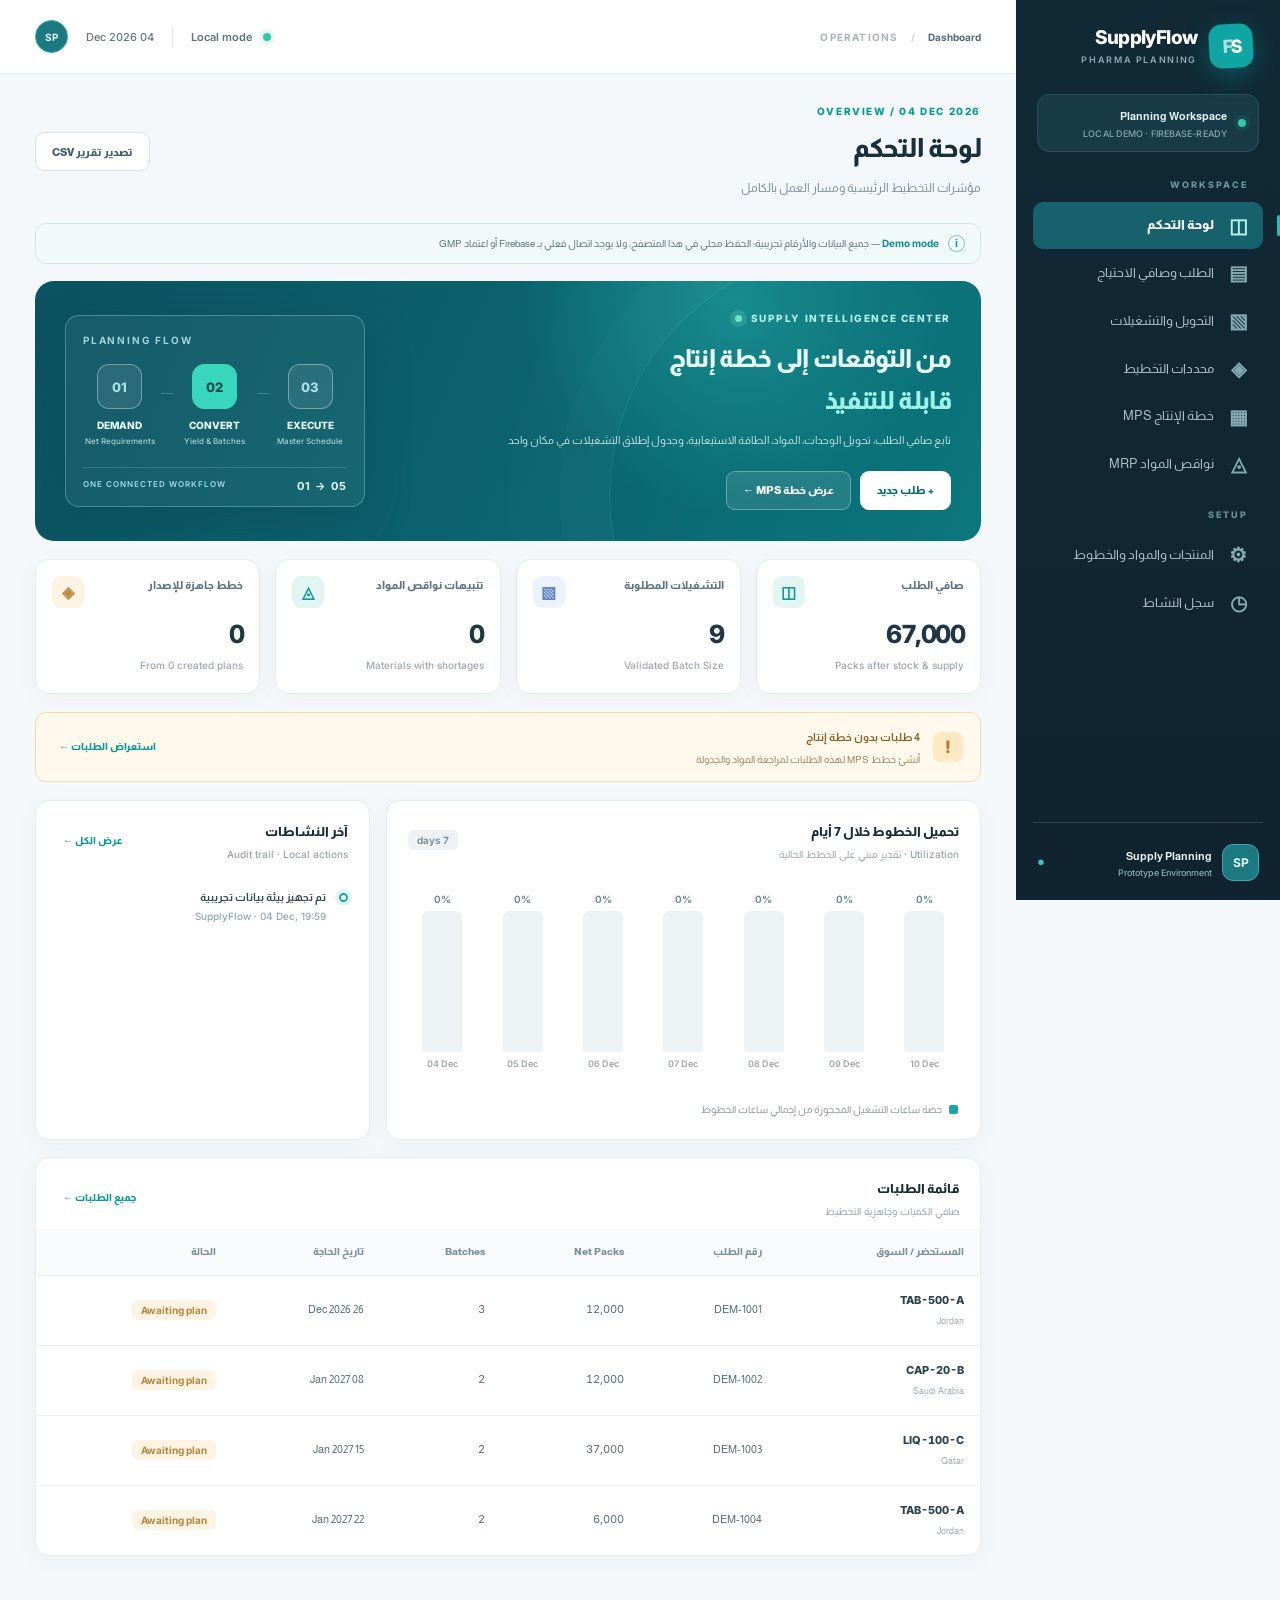
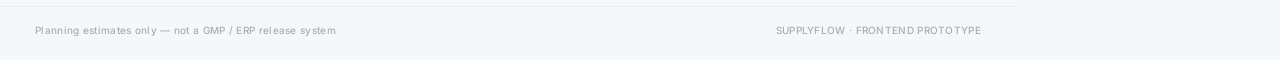
<file: index.html>
<!doctype html>
<html lang="ar" dir="rtl">
<head>
  <meta charset="utf-8">
  <meta name="viewport" content="width=device-width,initial-scale=1,viewport-fit=cover">
  <meta name="theme-color" content="#099999">
  <meta name="description" content="Supply Planning Workspace — Pharmaceutical Manufacturing Planning">
  <title>SupplyFlow | تخطيط التوريد</title>
  <link rel="preconnect" href="https://fonts.googleapis.com">
  <link rel="preconnect" href="https://fonts.gstatic.com" crossorigin>
  <link href="https://fonts.googleapis.com/css2?family=Almarai:wght@400;700;800&family=Inter:wght@400;500;600;700;800&display=swap" rel="stylesheet">
  <link rel="stylesheet" href="css/styles.css">
  <script src="js/seed.js" defer></script>
  <script src="js/engine.js" defer></script>
  <script src="js/store.js" defer></script>
  <script src="js/app.js" defer></script>
</head>
<body>
  <div id="app-shell">
    <aside class="sidebar" id="sidebar">
      <div class="brand"><div class="brand-mark">S<span>F</span></div><div><strong>SupplyFlow</strong><small>PHARMA PLANNING</small></div></div>
      <div class="workspace-tag"><span class="status-dot"></span><div><strong>Planning Workspace</strong><small>LOCAL DEMO · FIREBASE-READY</small></div></div>
      <div class="nav-heading">WORKSPACE</div>
      <nav id="main-nav" aria-label="التنقل الرئيسي">
        <button class="nav-link active" data-page="dashboard"><span class="nav-glyph">◫</span><span>لوحة التحكم</span></button>
        <button class="nav-link" data-page="demands"><span class="nav-glyph">▤</span><span>الطلب وصافي الاحتياج</span></button>
        <button class="nav-link" data-page="conversions"><span class="nav-glyph">▧</span><span>التحويل والتشغيلات</span></button>
        <button class="nav-link" data-page="constraints"><span class="nav-glyph">◈</span><span>محددات التخطيط</span></button>
        <button class="nav-link" data-page="mps"><span class="nav-glyph">▦</span><span>خطة الإنتاج MPS</span></button>
        <button class="nav-link" data-page="procurement"><span class="nav-glyph">◬</span><span>نواقص المواد MRP</span><span id="shortage-pill" class="nav-number" hidden>0</span></button>
        <div class="nav-heading nested">SETUP</div>
        <button class="nav-link" data-page="master"><span class="nav-glyph">⚙</span><span>المنتجات والمواد والخطوط</span></button>
        <button class="nav-link" data-page="audit"><span class="nav-glyph">◷</span><span>سجل النشاط</span></button>
      </nav>
      <div class="sidebar-bottom"><div class="profile-icon">SP</div><div class="profile-copy"><strong>Supply Planning</strong><span>Prototype Environment</span></div><span class="tiny-signal">●</span></div>
    </aside>
    <div class="mobile-backdrop" id="mobile-backdrop"></div>
    <div class="main-shell">
      <header class="topbar">
        <div class="topbar-start"><button id="menu-toggle" class="icon-button menu-toggle" aria-label="فتح القائمة">☰</button><div class="crumb">OPERATIONS <span>/</span> <strong id="breadcrumb">Dashboard</strong></div></div>
        <div class="topbar-end"><span class="environment"><span class="status-dot"></span> Local mode</span><span class="header-divider"></span><span id="today-label" class="today-label"></span><button class="avatar" aria-label="User">SP</button></div>
      </header>
      <main id="page" tabindex="-1"></main>
      <footer class="page-footer"><span>SUPPLYFLOW · FRONTEND PROTOTYPE</span><span>Planning estimates only — not a GMP / ERP release system</span></footer>
    </div>
  </div>
  <div id="modal" class="modal-layer" aria-live="polite"></div>
  <div id="toast" class="toast" role="status" aria-live="polite"></div>
</body>
</html>
</file>
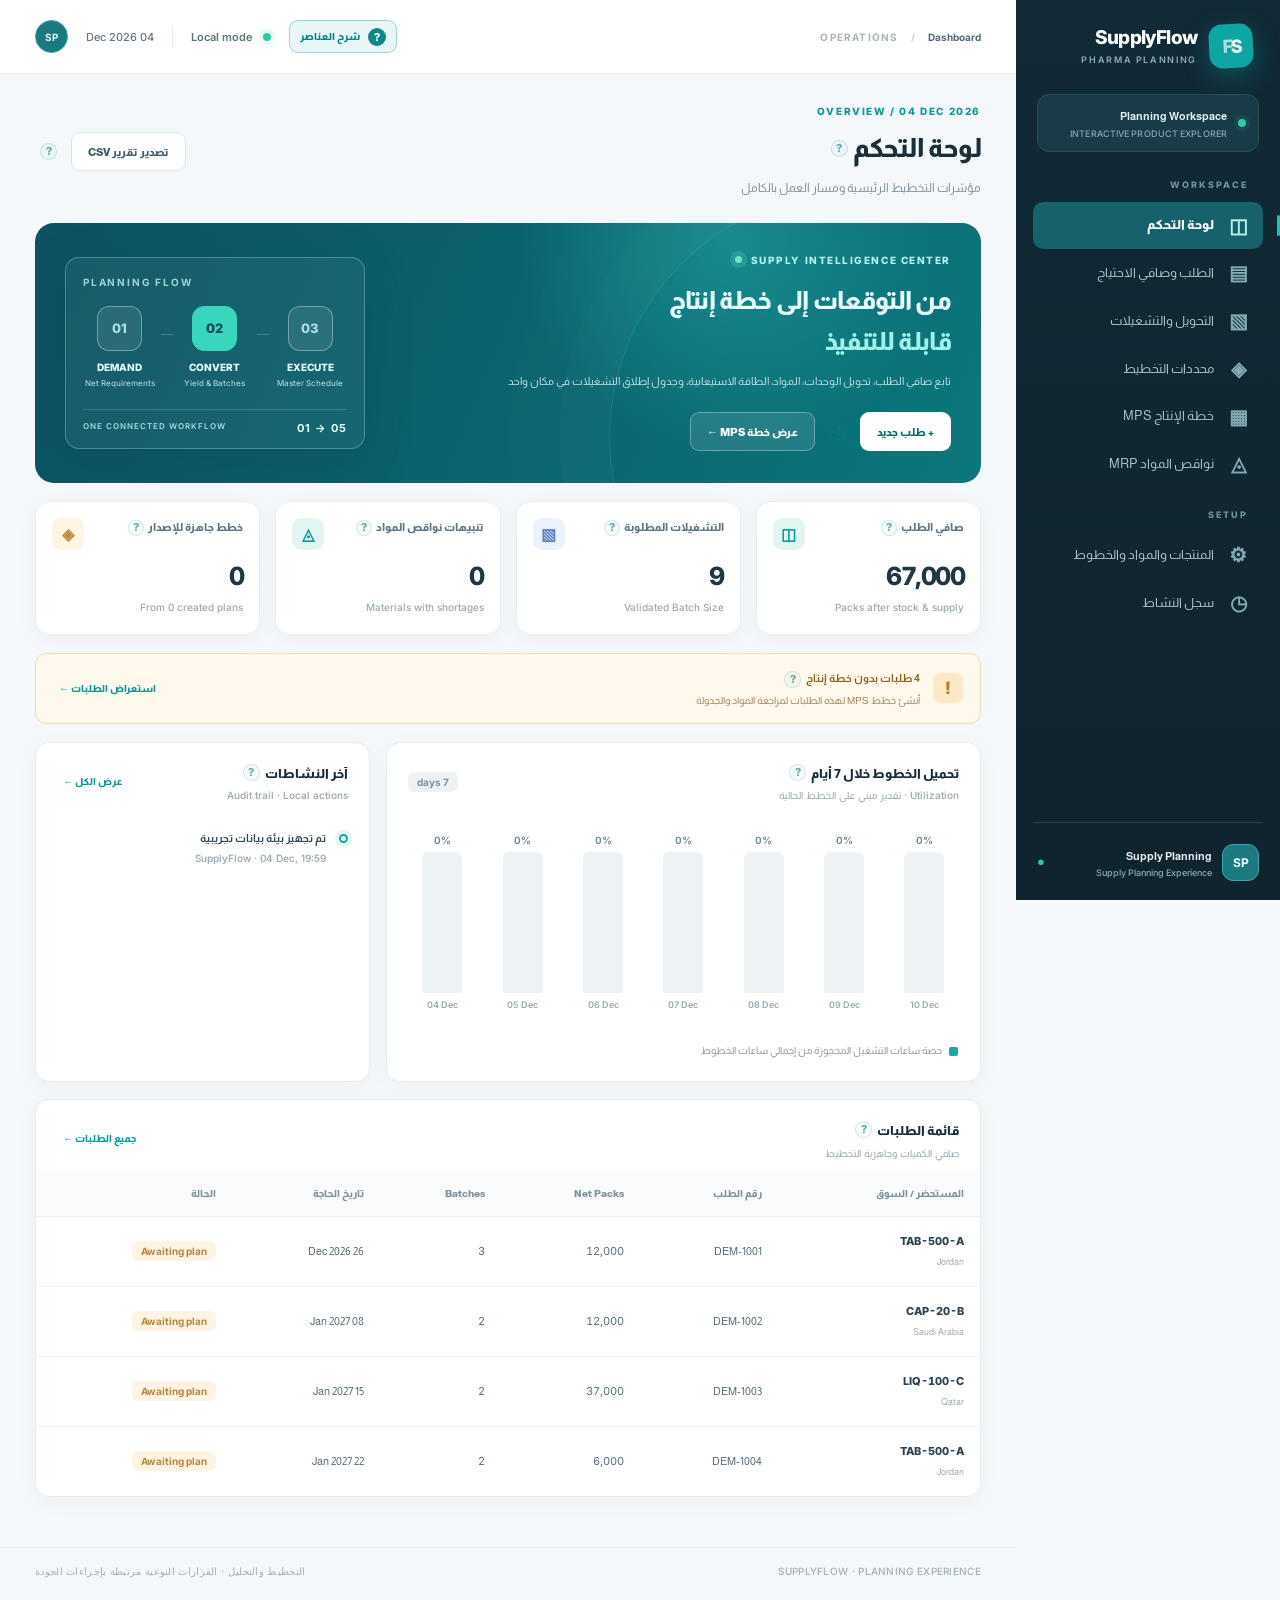
<file: Demo/index.html>
<!doctype html>
<html lang="ar" dir="rtl">
<head>
  <meta charset="utf-8">
  <meta name="viewport" content="width=device-width,initial-scale=1,viewport-fit=cover">
  <meta name="theme-color" content="#099999">
  <meta name="description" content="Supply Planning Workspace — Pharmaceutical Manufacturing Planning">
  <title>SupplyFlow | استكشف تخطيط التوريد</title>
  <link rel="preconnect" href="https://fonts.googleapis.com">
  <link rel="preconnect" href="https://fonts.gstatic.com" crossorigin>
  <link href="https://fonts.googleapis.com/css2?family=Almarai:wght@400;700;800&family=Inter:wght@400;500;600;700;800&display=swap" rel="stylesheet">
  <link rel="stylesheet" href="css/styles.css">
  <link rel="stylesheet" href="css/walkthrough.css">
  <script src="js/seed.js" defer></script>
  <script src="js/engine.js" defer></script>
  <script src="js/store.js" defer></script>
  <script src="js/app.js" defer></script>
  <script src="js/help-data.js" defer></script>
  <script src="js/walkthrough.js" defer></script>
</head>
<body>
  <div id="app-shell">
    <aside class="sidebar" id="sidebar">
      <div class="brand"><div class="brand-mark">S<span>F</span></div><div><strong>SupplyFlow</strong><small>PHARMA PLANNING</small></div></div>
      <div class="workspace-tag"><span class="status-dot"></span><div><strong>Planning Workspace</strong><small>INTERACTIVE PRODUCT EXPLORER</small></div></div>
      <div class="nav-heading">WORKSPACE</div>
      <nav id="main-nav" aria-label="التنقل الرئيسي">
        <button class="nav-link active" data-page="dashboard"><span class="nav-glyph">◫</span><span>لوحة التحكم</span></button>
        <button class="nav-link" data-page="demands"><span class="nav-glyph">▤</span><span>الطلب وصافي الاحتياج</span></button>
        <button class="nav-link" data-page="conversions"><span class="nav-glyph">▧</span><span>التحويل والتشغيلات</span></button>
        <button class="nav-link" data-page="constraints"><span class="nav-glyph">◈</span><span>محددات التخطيط</span></button>
        <button class="nav-link" data-page="mps"><span class="nav-glyph">▦</span><span>خطة الإنتاج MPS</span></button>
        <button class="nav-link" data-page="procurement"><span class="nav-glyph">◬</span><span>نواقص المواد MRP</span><span id="shortage-pill" class="nav-number" hidden>0</span></button>
        <div class="nav-heading nested">SETUP</div>
        <button class="nav-link" data-page="master"><span class="nav-glyph">⚙</span><span>المنتجات والمواد والخطوط</span></button>
        <button class="nav-link" data-page="audit"><span class="nav-glyph">◷</span><span>سجل النشاط</span></button>
      </nav>
      <div class="sidebar-bottom"><div class="profile-icon">SP</div><div class="profile-copy"><strong>Supply Planning</strong><span>Supply Planning Experience</span></div><span class="tiny-signal">●</span></div>
    </aside>
    <div class="mobile-backdrop" id="mobile-backdrop"></div>
    <div class="main-shell">
      <header class="topbar">
        <div class="topbar-start"><button id="menu-toggle" class="icon-button menu-toggle" aria-label="فتح القائمة">☰</button><div class="crumb">OPERATIONS <span>/</span> <strong id="breadcrumb">Dashboard</strong></div></div>
        <div class="topbar-end"><button id="sf-help-toggle" class="sf-help-toggle" type="button" aria-pressed="true" title="إظهار أو إخفاء علامات الشرح"><span class="sf-help-toggle-icon">?</span><span id="sf-help-toggle-label">شرح العناصر</span></button><span class="environment"><span class="status-dot"></span> Local mode</span><span class="header-divider"></span><span id="today-label" class="today-label"></span><button class="avatar" aria-label="User">SP</button></div>
      </header>
      <main id="page" tabindex="-1"></main>
      <footer class="page-footer"><span>SUPPLYFLOW · PLANNING EXPERIENCE</span><span>التخطيط والتحليل · القرارات النوعية مرتبطة بإجراءات الجودة</span></footer>
    </div>
  </div>
  <div id="modal" class="modal-layer" aria-live="polite"></div>
  <div id="toast" class="toast" role="status" aria-live="polite"></div>

  <section class="sf-help-popover" id="sf-help-popover" role="dialog" aria-labelledby="sf-help-title" aria-modal="false" hidden>
    <div class="sf-help-head">
      <div class="sf-help-brand"><span class="sf-help-brand-mark">?</span><span>SUPPLYFLOW <b>·</b> INTERACTIVE GUIDE</span></div>
      <button class="sf-help-close" type="button" id="sf-help-close" aria-label="إغلاق الشرح" title="إغلاق">×</button>
    </div>
    <div class="sf-help-scroll">
      <div class="sf-help-context" id="sf-help-context">معلومة عن العنصر</div>
      <h2 id="sf-help-title"></h2>
      <p class="sf-help-main" id="sf-help-body"></p>
      <div class="sf-help-detail" id="sf-help-detail"></div>
      <div class="sf-help-example" id="sf-help-example" hidden><span>مثال عملي</span><p></p></div>
      <div class="sf-help-result" id="sf-help-result" hidden></div>
    </div>
    <div class="sf-help-foot"><span>اضغط أي علامة <b>?</b> لتكتشف تفاصيل العنصر</span><button type="button" id="sf-help-done">تمام</button></div>
  </section>
</body>
</html>
</file>
<file: css/styles.css>
:root{--teal:#099999;--teal-dark:#057c7e;--teal-soft:#e6f6f5;--ink:#162b38;--ink-2:#3e5261;--muted:#7d8d99;--line:#e8edf1;--bg:#f5f8fa;--panel:#fff;--nav:#112834;--nav-2:#183744;--danger:#d25058;--amber:#b9842e;--blue:#5b84bb;--radius:16px;--shadow:0 5px 24px rgba(28,56,68,.035)}
*{box-sizing:border-box}html{min-width:320px;scroll-behavior:smooth}body{margin:0;background:var(--bg);color:var(--ink);font:13px/1.75 'Almarai','Segoe UI',Tahoma,sans-serif}button,input,textarea,select{font:inherit}button{cursor:pointer}button:disabled{opacity:.55;cursor:not-allowed}a{color:inherit;text-decoration:none}h1,h2,h3,p{margin-top:0}button:focus-visible,input:focus-visible,select:focus-visible,textarea:focus-visible{outline:3px solid #74cece;outline-offset:2px}.num,.primary-cell,.metric-card>strong,.accent-value,.inline-stats strong{font-family:'Inter','Segoe UI',sans-serif;font-variant-numeric:tabular-nums}
#app-shell{display:flex;min-height:100vh;max-width:100vw}.sidebar{position:fixed;top:0;right:0;bottom:0;width:264px;background:linear-gradient(180deg,#112a36 0%,#10242f 88%);color:#d6e1e4;z-index:20;display:flex;flex-direction:column;padding:24px 17px 17px;overflow-y:auto;scrollbar-width:thin;scrollbar-color:#31505a transparent}.main-shell{margin-right:264px;min-width:0;flex:1;display:flex;flex-direction:column;min-height:100vh}.brand{display:flex;align-items:center;gap:12px;padding:0 10px 26px}.brand-mark{width:44px;height:44px;flex:none;border-radius:13px;background:#0ea5a3;display:flex;align-items:center;justify-content:center;color:#fff;font:800 18px Inter,Arial;letter-spacing:-3px;transform:rotate(-3deg);box-shadow:0 8px 24px #078c9070}.brand-mark span{opacity:.65}.brand strong{display:block;color:white;font:800 19px Inter,'Segoe UI',sans-serif;letter-spacing:-.8px;line-height:1.2}.brand small{display:block;color:#8faeb6;font:600 9px Inter,'Segoe UI',sans-serif;letter-spacing:1.65px;margin-top:5px}.workspace-tag{background:#193b48;border:1px solid #2a4e57;border-radius:12px;margin:0 4px 27px;padding:12px;display:flex;align-items:center;gap:11px}.status-dot{display:inline-block;width:8px;height:8px;flex:none;background:#34c8a6;border-radius:50%;box-shadow:0 0 0 4px #19c7b21a}.workspace-tag strong{display:block;color:#e2f1f2;font-size:11px}.workspace-tag small{display:block;color:#85a6b2;font:500 9px Inter,Arial;letter-spacing:.1px;margin-top:2px}.nav-heading{font:800 9px Inter,Arial;letter-spacing:2px;color:#6e939e;padding:0 15px 11px}.nav-heading.nested{margin:21px 0 0}.nav-link{display:flex;align-items:center;text-align:right;gap:12px;width:100%;border:0;border-radius:10px;background:transparent;color:#a9c0c7;padding:12px 13px;margin:1px 0;position:relative;transition:background .15s,color .15s}.nav-link:hover{background:#26414d;color:#fff}.nav-link.active{background:#16616b;color:white;font-weight:800}.nav-link.active:before{content:'';position:absolute;right:-17px;top:13px;bottom:13px;width:3px;background:#29bcb5;border-radius:3px}.nav-glyph{font:600 20px Inter,Arial;width:24px;text-align:center;color:#83aab2;line-height:1}.nav-link.active .nav-glyph{color:#b2f4eb}.nav-number{margin-right:auto;background:#b94148;color:white;font:700 10px Inter;padding:2px 7px;border-radius:20px}.nav-number[hidden]{display:none}.sidebar-bottom{display:flex;align-items:center;gap:10px;border-top:1px solid #28414b;padding:21px 4px 2px;margin-top:auto}.profile-icon,.avatar{background:#1c797f;color:#eaffff;font:700 12px Inter,Arial;display:flex;align-items:center;justify-content:center;border:1px solid #32aaaf}.profile-icon{width:37px;height:37px;border-radius:11px}.profile-copy{min-width:0}.profile-copy strong{display:block;color:#e8f0f1;font-size:11px}.profile-copy span{display:block;font:500 9px Inter,Arial;color:#8aadb7}.tiny-signal{margin-right:auto;color:#3dbfbb;font-size:13px}.topbar{height:74px;min-height:74px;background:#fff;border-bottom:1px solid var(--line);padding:0 35px;display:flex;align-items:center;justify-content:space-between;gap:15px;position:sticky;top:0;z-index:10}.topbar-start,.topbar-end{display:flex;align-items:center;gap:18px}.crumb{font:700 10px Inter,Arial;color:#a7b5bb;letter-spacing:1.2px}.crumb span{margin:0 9px;color:#cad5d8}.crumb strong{color:#526a78;letter-spacing:0;font-weight:700}.environment{display:flex;align-items:center;gap:10px;color:#57757a;font:600 11px Inter,Arial;white-space:nowrap}.header-divider{height:22px;width:1px;background:#e2e9ed}.today-label{font:500 11px Inter,Arial;color:#627787;white-space:nowrap}.avatar{width:33px;height:33px;border-radius:50%;font-size:10px}.icon-button{width:34px;height:34px;border:1px solid #e1e9eb;border-radius:9px;background:white;color:#405862;font:500 22px Inter,Arial;display:grid;place-items:center}.menu-toggle{display:none}main{padding:31px 35px 50px;width:100%;max-width:1600px;margin:0 auto;flex:1}.page-footer{padding:17px 35px 24px;display:flex;justify-content:space-between;flex-wrap:wrap;gap:10px;color:#a2b0b9;font:500 10px Inter,Arial;letter-spacing:.3px;border-top:1px solid #e9eff1}.page-intro{display:flex;justify-content:space-between;align-items:center;gap:22px;flex-wrap:wrap;margin-bottom:24px}.kicker,.overline{font:800 10px Inter,Arial;color:#0a9999;letter-spacing:1.6px;margin-bottom:8px;direction:ltr;text-align:right}.page-intro h1{font-size:26px;font-weight:800;margin:0 0 7px;letter-spacing:-.6px;color:#19303c}.page-intro p{color:#81909b;margin:0;font-size:12px}.page-actions,.inline-btns{display:flex;align-items:center;gap:9px;flex-wrap:wrap}.btn{min-height:39px;display:inline-flex;align-items:center;justify-content:center;gap:7px;border-radius:9px;padding:9px 16px;border:1px solid transparent;font-weight:800;font-size:11px;line-height:1.5;white-space:nowrap;transition:transform .13s,box-shadow .13s,background .13s}.btn:hover{transform:translateY(-1px)}.btn.primary{background:#099999;color:#fff;box-shadow:0 4px 14px #09999922}.btn.primary:hover{background:#068887}.btn.outline{background:white;color:#42606b;border-color:#dae5e9}.btn.white{background:white;color:#076a70}.btn.ghost-light{background:#ffffff1a;color:white;border-color:#ffffff4f}.btn.danger-outline{border-color:#e7c2c5;background:#fff7f7;color:#aa454e}.demo-note{display:flex;align-items:flex-start;gap:9px;padding:11px 15px;border:1px solid #d5e5e7;background:#f2faf9;color:#5e777b;border-radius:11px;margin:0 0 17px;font-size:10px}.demo-note strong{font:700 10px Inter,Arial;color:#128f90}.demo-icon{flex:none;display:inline-grid;place-items:center;width:17px;height:17px;border:1px solid #72c5bf;border-radius:50%;color:#139a9a;font:700 11px Inter,Arial}
.dashboard-hero{background:radial-gradient(circle at 74% 7%,#178c8f 0%,transparent 29%),linear-gradient(112deg,#0c5261,#0b6873 65%,#0b777c);min-height:260px;border-radius:19px;color:#e7ffff;padding:35px 38px;display:flex;justify-content:space-between;align-items:center;gap:25px;overflow:hidden;position:relative}.dashboard-hero:before{content:'';position:absolute;right:-120px;bottom:-200px;width:490px;height:490px;border:1px solid #7fedec25;border-radius:50%;box-shadow:0 0 0 50px #e0ffff03,0 0 0 100px #e0ffff02;pointer-events:none}.hero-text{position:relative;z-index:1}.hero-eyebrow{font:800 10px Inter,Arial;letter-spacing:1.55px;color:#b5f1ef;display:flex;align-items:center;gap:9px;direction:ltr;justify-content:flex-end}.hero-ping{width:7px;height:7px;border-radius:50%;background:#68e5c4;box-shadow:0 0 0 5px #b0ffef23}.dashboard-hero h2{font-size:25px;line-height:1.65;font-weight:800;margin:14px 0 8px;letter-spacing:-.7px}.dashboard-hero h2 em{font-style:normal;color:#9df1e9}.dashboard-hero p{max-width:470px;color:#c0e0e3;font-size:11px;margin:0 0 20px;line-height:2}.hero-buttons{display:flex;gap:9px;flex-wrap:wrap}.hero-graphic{width:330px;flex-shrink:0;position:relative;z-index:1;direction:ltr;border:1px solid #a9ebef55;background:#ffffff0c;border-radius:14px;padding:18px 17px 13px;box-shadow:0 15px 45px #073e4642}.graphic-label{font:700 10px Inter,Arial;letter-spacing:1.8px;color:#9fd4d8;margin-bottom:18px}.graphic-steps{display:flex;justify-content:space-between;align-items:center;gap:5px}.graphic-step{flex:1;min-width:0;text-align:center}.graphic-step span{display:grid;place-items:center;width:45px;height:45px;margin:0 auto 10px;background:#ffffff16;border:1px solid #ffffff5c;border-radius:12px;color:#abdee5;font:800 13px Inter}.graphic-step.active span{background:#37d6bd;color:#094952;border-color:#37d6bd}.graphic-step strong{display:block;color:#eaffff;font:800 10px Inter}.graphic-step small{display:block;color:#a7d2d6;font:500 8px Inter;margin-top:5px;white-space:nowrap}.graphic-join{height:1px;background:#76c3c55f;flex:0 0 12px;transform:translateY(-12px)}.graphic-metric{margin-top:21px;display:flex;justify-content:space-between;color:#a4dce0;border-top:1px solid #a7e7e932;padding-top:11px;font:600 8px Inter;letter-spacing:1px}.graphic-metric b{color:#dffffc;font-size:11px}.metric-grid,.constraint-kpis{display:grid;grid-template-columns:repeat(4,minmax(0,1fr));gap:15px;margin:18px 0}.metric-card{background:white;border:1px solid #e5edf0;border-radius:14px;padding:19px 21px;box-shadow:var(--shadow);min-width:0}.metric-top{display:flex;justify-content:space-between;align-items:flex-start;gap:8px}.metric-top>span:first-child{font-size:11px;color:#607584;font-weight:800}.metric-icon{height:32px;width:32px;display:grid;place-items:center;border-radius:9px;font:800 16px Inter,Arial}.metric-teal .metric-icon{background:#e3f5f3;color:#0a9998}.metric-blue .metric-icon{background:#ebf2fd;color:#5d83c3}.metric-red .metric-icon{background:#fceded;color:#cc6168}.metric-amber .metric-icon{background:#fff4e4;color:#bd8b41}.metric-card>strong{display:block;font-size:30px;color:#203743;font-weight:800;letter-spacing:-1.5px;margin:9px 0 2px;line-height:1.4}.metric-card>small{font:500 10px Inter,Arial;color:#9aa9b0}.attention-box{display:flex;gap:13px;align-items:center;border:1px solid #f0dbb4;background:#fff8ec;padding:13px 17px;border-radius:11px;margin-bottom:18px}.attention-symbol{display:grid;place-items:center;border-radius:8px;height:30px;width:30px;background:#ffe8c5;color:#b27d25;font:800 17px Inter}.attention-box.good{border-color:#bde7d6;background:#f1fcf8}.attention-box.good .attention-symbol{background:#ddf4e9;color:#228f68}.attention-box strong{font-size:11px;color:#886323}.attention-box.good strong{color:#32866c}.attention-box p{margin:2px 0 0;font-size:10px;color:#9d865e}.text-link,.subtle-link{background:none;border:0;color:var(--teal);font-weight:800;font-size:10px;white-space:nowrap}.text-link{margin-right:auto}.content-grid{display:grid;grid-template-columns:minmax(0,1.28fr) minmax(300px,.72fr);gap:16px;margin:17px 0}.panel{min-width:0;background:var(--panel);border:1px solid #e5edf0;border-radius:14px;box-shadow:var(--shadow);overflow:hidden}.panel-head{display:flex;justify-content:space-between;align-items:center;gap:12px;padding:20px 21px 12px}.panel-head h3{margin:0;font-size:13px;font-weight:800}.panel-head p{font:500 10px Inter,'Almarai',sans-serif;color:#96a5ae;margin:4px 0 0}.chart-bars{padding:21px 22px 8px;display:flex;align-items:end;justify-content:space-between;gap:13px;height:205px;direction:ltr}.bar-column{flex:1;height:100%;display:flex;flex-direction:column;align-items:center;gap:6px;min-width:0}.bar-value{font:600 10px Inter,Arial;color:#658491}.bar-track{height:100%;width:min(40px,100%);background:#edf3f4;border-radius:6px 6px 2px 2px;display:flex;align-items:flex-end;overflow:hidden}.bar-fill{width:100%;background:linear-gradient(180deg,#20b2ae,#0d808c);border-radius:5px 5px 0 0;transition:height .3s}.bar-column small{font:600 9px Inter,Arial;color:#99a9b0;white-space:nowrap}.chart-key{font-size:10px;color:#879aa3;margin:24px 22px 21px;display:flex;align-items:center;gap:7px}.key-mark{width:9px;height:9px;border-radius:2px;background:#19a6a5}.activity-list{padding:6px 21px 15px}.activity-row{display:flex;gap:13px;align-items:flex-start;border-bottom:1px solid #f0f3f5;padding:10px 0}.activity-row:last-child{border:0}.activity-dot{flex:none;width:9px;height:9px;border-radius:50%;border:2px solid #12a9a5;margin-top:5px;box-shadow:0 0 0 4px #e3f5f4}.activity-body strong{font-size:11px;display:block;color:#324852}.activity-body small{font:500 10px Inter,'Almarai',sans-serif;color:#93a6ae;display:block;margin-top:3px}.table-wrap{overflow:auto;max-width:100%;scrollbar-width:thin;scrollbar-color:#d5e4e7 transparent}table{width:100%;border-collapse:collapse;text-align:right;min-width:680px}thead{background:#f9fbfc}th{font-size:10px;font-weight:800;color:#7d919d;padding:14px 16px;white-space:nowrap;border-bottom:1px solid #e9eff2}td{padding:15px 16px;border-bottom:1px solid #eef2f4;font-size:11px;color:#566d7a;vertical-align:middle;white-space:nowrap}tbody tr:hover{background:#fbfefe}tbody tr:last-child td{border-bottom:0}td strong,.primary-cell{display:block;color:#2c4350;font-weight:800;font-size:11px}td small{display:block;margin-top:4px;color:#9baab2;font-size:9px}td .num{text-align:right}.accent-value{font-weight:800;color:#078d8e;font-size:12px}.pill{display:inline-flex;align-items:center;justify-content:center;padding:4px 9px;border-radius:6px;white-space:nowrap;font:700 10px Inter,'Almarai',sans-serif}.pill.success{background:#e7f7f0;color:#25966c}.pill.info{background:#e9f3fb;color:#5089ae}.pill.danger{background:#fceced;color:#c85b61}.pill.warning{background:#fff3e4;color:#b8873c}.pill.muted{background:#eef2f4;color:#7f919b}.actions-cell{white-space:nowrap}.small-action{border:1px solid #dce8e9;background:#fff;color:#607989;padding:6px 10px;border-radius:7px;font-size:10px;font-weight:800;white-space:nowrap;margin-left:5px}.small-action:hover{background:#f0f9f8;border-color:#a5d5d1}.small-action.accent{color:#068f90;border-color:#b8ddda;background:#f1fbf9}.toolbar{padding:16px 21px;display:flex;align-items:center;justify-content:space-between;flex-wrap:wrap;gap:12px;border-bottom:1px solid #edf2f4}.toolbar-title{font-size:12px;font-weight:800}.count{display:inline-grid;place-items:center;background:#eaf4f4;color:#148f8c;border-radius:6px;padding:2px 7px;font:700 10px Inter;margin-right:6px}.search-field{display:flex;align-items:center;gap:9px;border:1px solid #dde8ea;background:white;border-radius:9px;padding:0 12px;min-width:275px;height:38px}.search-field span{font:600 22px Inter;color:#86a3ae}.search-field input{border:0;outline:0;min-width:0;width:100%;background:transparent;font-size:11px;color:#314e5b}.search-field:focus-within{border-color:#64c0bc}.formula-strip{background:#eaf7f5;border:1px solid #cbe7e4;padding:19px 23px;margin-bottom:18px;border-radius:13px;display:flex;align-items:center;justify-content:space-between;gap:20px}.formula-strip div{min-width:0}.formula-strip span{font:800 9px Inter;color:#4c9e9c;letter-spacing:1.2px;display:block;direction:ltr;text-align:right}.formula-strip strong{display:block;font:700 13px/1.8 Inter,Arial;color:#155d65;direction:ltr;text-align:right;overflow-wrap:anywhere}.formula-strip p{margin:0;max-width:300px;color:#749290;font-size:10px}.hint-card{border-right:3px solid #9bbcc2;padding:13px 18px;margin:17px 0;color:#82959f;background:#ecf2f4;border-radius:7px}.hint-card strong{font-weight:800;color:#486875;font-size:11px}.hint-card p{margin:4px 0 0;font-size:10px;line-height:1.95}.steps-ribbon,.workflow-ribbon{display:flex;align-items:center;gap:14px;flex-wrap:wrap;background:white;border:1px solid #e7eef0;border-radius:12px;padding:14px 19px;margin-bottom:17px;direction:ltr}.steps-ribbon span{padding:6px 14px;border:1px solid #e3ecef;background:#f9fbfc;border-radius:7px;color:#617988;font:700 11px Inter}.steps-ribbon .ribbon-active{background:#e1f5f2;border-color:#b6e1dd;color:#057b7e}.steps-ribbon i,.workflow-ribbon i{font:700 17px Inter;color:#9ebfc2}.conversion-grid{display:grid;grid-template-columns:repeat(2,minmax(0,1fr));gap:16px}.conversion-card{padding:20px 22px}.product-top{display:flex;align-items:center;gap:12px}.product-glyph{width:41px;height:41px;background:#e7f7f4;border-radius:10px;color:#0b9996;font:800 21px Inter;display:grid;place-items:center;flex:none}.product-top h3{margin:0;font-size:13px}.product-top small{display:block;font:500 10px Inter;color:#92a3ae;margin-top:4px}.conversion-flow{display:flex;align-items:center;justify-content:space-between;gap:13px;padding:19px 17px;margin-top:18px;background:#f5f9fa;border:1px solid #eaf0f1;border-radius:10px;direction:ltr}.conversion-flow div{min-width:0}.conversion-flow small{display:block;font:700 9px Inter;color:#9baab0;letter-spacing:.8px}.conversion-flow strong{font:800 23px Inter;color:#25434c;letter-spacing:-1px;display:block;margin-top:3px}.conversion-flow>span{font:700 12px Inter;color:#0c9293}.conversion-specs{display:grid;grid-template-columns:1fr 1fr;gap:0 20px;margin-top:15px}.conversion-specs div{padding:9px 0;border-bottom:1px solid #ecf1f3;display:flex;justify-content:space-between;align-items:center;gap:9px}.conversion-specs div:nth-last-child(1){grid-column:span 2}.conversion-specs span{font:500 10px Inter;color:#94a6ad}.conversion-specs b{font:700 11px Inter;color:#3c5562;text-align:right}.conversion-bottom{display:flex;align-items:center;justify-content:space-between;margin-top:16px}.conversion-bottom small{display:block;font:700 9px Inter;color:#9aa8b2}.conversion-bottom b{display:block;color:#098f90;font:800 26px Inter;line-height:1.4}.constraint-kpis{grid-template-columns:repeat(3,minmax(0,1fr));margin:0 0 18px}.five-constraints{display:grid;grid-template-columns:repeat(5,minmax(0,1fr));gap:12px;margin:0 0 20px}.constraint-item{background:white;border:1px solid #e3ecef;border-radius:13px;padding:16px 13px;min-width:0}.constraint-count{width:32px;height:32px;border-radius:9px;background:#e5f6f3;color:#099999;display:grid;place-items:center;font:800 11px Inter;margin-bottom:11px}.constraint-count.cap{color:#5189ad;background:#eaf3fb}.constraint-count.util{color:#a47b42;background:#fff2e4}.constraint-count.clean{color:#7a83ad;background:#f0f0fa}.constraint-count.qa{color:#4f9e7a;background:#e8f8ec}.constraint-item small{font:700 9px/1.5 Inter,Arial;color:#95a6ae;direction:ltr;display:block;min-height:28px}.constraint-item h3{font-size:11px;margin:6px 0;font-weight:800}.constraint-item p{font-size:10px;color:#8a9aa5;line-height:1.8;min-height:84px;margin:0}.constraint-detail{display:inline-block;border-top:1px solid #e8f0f2;margin-top:11px;padding-top:10px;font-size:9px;font-weight:800;color:#148b8e;width:100%}.line-loads{padding:9px 22px 24px}.line-load{margin:15px 0}.line-load-head{display:flex;justify-content:space-between;align-items:center;gap:10px;margin-bottom:7px}.line-load-head strong{font-size:10px;font-weight:800}.line-load-head span{font:600 10px Inter;color:#8fa4ad}.progress{background:#edf3f4;height:7px;border-radius:8px;overflow:hidden}.progress span{height:100%;background:linear-gradient(90deg,#158b97,#20baaa);border-radius:7px;display:block}.stage-feed{padding:8px 21px 21px;max-height:390px;overflow-y:auto}.stage-row{display:flex;align-items:center;gap:11px;padding:10px 0;border-bottom:1px solid #eef2f5}.stage-row:last-child{border:0}.stage-symbol{font:700 18px Inter;color:#15a19f}.stage-row strong{display:block;font:700 10px Inter;color:#38505f}.stage-row small{display:block;font:500 9px Inter;color:#9aaab0;margin-top:3px}.stage-row>span{margin-right:auto;font:500 10px Inter;color:#8da2ae;white-space:nowrap}.inline-stats{display:grid;grid-template-columns:repeat(4,minmax(0,1fr));gap:12px;margin:0 0 18px}.inline-stats div{background:white;border:1px solid #e5edef;border-radius:11px;padding:14px 17px}.inline-stats span{display:block;font:700 9px Inter;color:#8fa6ad;letter-spacing:.65px}.inline-stats strong{display:block;font-size:23px;font-weight:800;margin-top:5px;color:#28727a}.workflow-ribbon{justify-content:center;margin-top:16px;gap:13px}.workflow-ribbon div{display:flex;align-items:center;gap:8px}.workflow-ribbon div span{width:26px;height:26px;display:grid;place-items:center;background:#eaf5f5;border-radius:50%;color:#0a9799;font:800 10px Inter}.workflow-ribbon strong{font:700 10px Inter;color:#5b7881}.procurement-summary{display:grid;grid-template-columns:280px 1fr;gap:17px;margin-bottom:18px}.proc-highlight{background:linear-gradient(135deg,#165c68,#0e8286);border-radius:14px;padding:22px;color:white}.proc-highlight small{font:700 10px Inter;letter-spacing:1px;color:#ace2e0}.proc-highlight strong{display:block;font:800 41px Inter;line-height:1.4}.proc-highlight span{font-size:11px;color:#d4ffff}.proc-logic{background:white;border:1px solid #e2eced;border-radius:14px;padding:20px}.proc-logic strong{font-size:13px}.proc-logic p{font-size:11px;color:#7b919e;margin:7px 0 0}.negative{color:#c25057;font-weight:800;font-family:Inter,Arial;font-size:11px}.tab-bar{display:flex;align-items:center;gap:5px;border-bottom:1px solid #dfe9ed;margin-bottom:18px;overflow-x:auto;scrollbar-width:none}.tab{border:0;background:transparent;padding:13px 18px;color:#8296a1;font-weight:800;font-size:11px;white-space:nowrap;border-bottom:3px solid transparent}.tab.active{border-color:#099999;color:#067f83}.material-cards{padding:10px 18px 19px;display:grid;grid-template-columns:repeat(2,minmax(0,1fr));gap:13px}.material-card{border:1px solid #e5edf0;border-radius:11px;padding:15px;min-width:0}.material-top,.lot-row{display:flex;align-items:center;gap:10px;justify-content:space-between}.material-top strong{font-size:11px}.material-top small{font:500 10px Inter;display:block;margin-top:4px;color:#9babaf}.lot-list{margin:14px 0}.lot-row{padding:8px 0;border-bottom:1px solid #f1f4f5;flex-wrap:wrap}.lot-row b,.lot-row>strong{font:700 10px Inter;color:#526b77}.lot-row small{display:block;font:500 9px Inter;color:#abb7bd;margin-top:3px}.lot-row .pill{font-size:9px}.lot-remove{border:0;background:transparent;color:#c77e7f;font:500 20px Inter}.full-action{border:1px dashed #bedbd8;background:#f5fbfa;width:100%;padding:7px;border-radius:8px;color:#0c8788;font-size:10px;font-weight:800}.settings-grid{display:grid;grid-template-columns:1.2fr 1fr;gap:16px}.settings-panel,.caution-panel{padding:24px}.settings-panel h3,.caution-panel h3{font-size:14px;margin:0 0 9px}.settings-panel>p,.caution-panel>p{font-size:11px;color:#90a0aa}.settings-list{border-top:1px solid #edf1f3;margin:17px 0}.settings-list>div{display:flex;justify-content:space-between;padding:12px 0;border-bottom:1px solid #edf1f3;gap:10px}.settings-list span{font:600 11px Inter;color:#657c89}.settings-list b{font:800 12px Inter;color:#157f83}.system-stat{display:flex;align-items:center;gap:10px;margin:23px 0 12px;font:700 13px Inter;color:#257276}.system-led{width:12px;height:12px;background:#27c99e;border-radius:50%;box-shadow:0 0 0 5px #27c99e24}.caution-panel .btn{margin-top:15px}.audit-list{padding:8px 25px}.audit-event{display:flex;align-items:center;gap:14px;border-bottom:1px solid #ecf1f3;padding:15px 0}.audit-event:last-child{border:0}.audit-bullet{color:#18a4a0;font-size:13px}.audit-event strong{font-size:11px}.audit-event p{color:#8196a1;margin:3px 0 0;font-size:10px}.audit-event time{color:#9cabb3;font:500 10px Inter;margin-right:auto;white-space:nowrap}.empty-state{text-align:center;padding:42px 16px}.empty-icon{display:grid;place-items:center;width:48px;height:48px;border-radius:13px;background:#ebf6f5;color:#0b8f8f;font:800 31px Inter;margin:0 auto 12px}.empty-state h3{margin:0;font-size:13px}.empty-state p{margin:5px 0 14px;color:#94a5ad;font-size:11px}.quiet{color:#9db0b9;font-size:11px}.render-error{background:#fff;border:1px solid #f5d5d5;padding:30px;border-radius:14px}.render-error h2{font-size:17px}.render-error p{color:#ad6767}
.modal-layer{position:fixed;inset:0;z-index:50;display:none;align-items:center;justify-content:center;padding:20px}.modal-layer.open{display:flex}.modal-backdrop{position:absolute;inset:0;background:#0b2332af;backdrop-filter:blur(3px)}.dialog{position:relative;display:flex;flex-direction:column;width:min(100%,550px);max-height:min(90vh,920px);background:white;border-radius:17px;box-shadow:0 25px 100px #0518205c;overflow:hidden;animation:rise .2s ease}.dialog.wide{width:min(100%,800px)}.dialog.large{width:min(100%,1040px)}@keyframes rise{from{opacity:0;transform:translateY(14px)}to{opacity:1;transform:translateY(0)}}.modal-head{padding:17px 23px;display:flex;align-items:center;justify-content:space-between;gap:12px;border-bottom:1px solid #eaf0f2;flex:none}.modal-head h2{margin:0;font-size:16px;font-weight:800;color:#254452}.modal-scroll{padding:21px 23px 23px;overflow-y:auto;min-height:0;scrollbar-width:thin}.modal-open{overflow:hidden}.form-grid{display:grid;grid-template-columns:1fr 1fr;gap:15px}.field{display:flex;flex-direction:column;gap:7px;margin-bottom:15px;min-width:0}.field>span{font-size:11px;color:#54717e;font-weight:800}.field input,.field select,.field textarea{border:1px solid #dce8eb;border-radius:8px;padding:9px 12px;color:#2d4b59;background:white;width:100%;min-width:0;min-height:41px;outline:none;line-height:1.5;direction:ltr;text-align:left;font:500 12px Inter,'Segoe UI',sans-serif}.field input:focus,.field select:focus,.field textarea:focus{border-color:#2fa7a6;box-shadow:0 0 0 3px #14a9a910}.field input[readonly],.field input:disabled{background:#f4f7f8;color:#8ea0a8}.field-help{font-size:10px;color:#91a4aa}.modal-actions{display:flex;justify-content:flex-start;gap:9px;flex-wrap:wrap;margin-top:18px;padding-top:16px;border-top:1px solid #e9eff1}.form-info{padding:11px 13px;background:#f0f8f7;border:1px solid #d2ebe8;color:#588b8d;border-radius:8px;font-size:10px;margin-top:4px}.summary-preview{padding:12px 16px;border-radius:9px;border:1px solid #d4ebeb;background:#f0faf9;margin:7px 0 15px;font-size:12px;color:#527a7f}.summary-preview strong{font:800 12px Inter;color:#0a8689}.editable-rows{display:flex;flex-direction:column;gap:8px}.editable-row{display:grid;grid-template-columns:1fr 1fr 120px 32px;gap:8px;align-items:center}.editable-row.bom-row{grid-template-columns:1fr 170px 32px}.editable-row input,.editable-row select{padding:10px 9px;border:1px solid #dfe9ec;border-radius:7px;min-width:0;width:100%;color:#49616c;font:500 11px Inter,Arial;height:40px}.remove-row{border:1px solid #f0d8d8;background:#fff5f5;color:#c86969;border-radius:7px;font:600 20px Inter;height:38px}.row-labels{display:grid;grid-template-columns:1fr 1fr 120px 32px;gap:8px;margin:0 0 8px;color:#8198a2;font-size:10px}.row-labels.bom-labels{grid-template-columns:1fr 170px 32px}.minor-btn{margin-top:12px}.import-panel{display:flex;flex-direction:column;gap:15px}.import-panel p,.import-panel small{margin:0;color:#66808b;font-size:11px}.import-panel small{font:500 10px/1.8 Inter;color:#9caeb6;overflow-wrap:anywhere;direction:ltr}.upload-target{display:flex;align-items:center;justify-content:center;text-align:center;border:2px dashed #b5d6d4;border-radius:11px;min-height:110px;background:#f5faf9;color:#0b8d8c;font-weight:800;cursor:pointer;position:relative}.upload-target input{position:absolute;inset:0;opacity:0;cursor:pointer}.plan-details .detail-title{display:flex;justify-content:space-between;align-items:center;gap:15px}.detail-title h3{margin:0;font-size:18px}.detail-kpis{display:grid;grid-template-columns:repeat(4,minmax(0,1fr));gap:10px;margin:17px 0}.detail-kpis>div{padding:13px;background:#f3f8f8;border:1px solid #e1eeee;border-radius:9px}.detail-kpis small{font:700 9px Inter;color:#8ba6a9;display:block}.detail-kpis strong{font:800 16px Inter;color:#2b5661;margin-top:5px;display:block}.modal-section{margin-top:22px}.modal-section h3{font-size:13px}.modal-section .table-wrap{border:1px solid #e9eff1;border-radius:9px}.modal-section th{padding:11px 13px}.modal-section td{padding:12px 13px}.detail-footnotes{background:#f5f8f8;border-radius:9px;margin-top:16px;padding:12px 16px}.detail-footnotes p{margin:5px 0;color:#728892;font-size:10px}.risk-banner{padding:12px 15px;border:1px solid #f0d3ab;background:#fff8e9;color:#986922;font-size:11px;border-radius:9px;margin:14px 0}.toast{position:fixed;bottom:25px;left:25px;z-index:100;max-width:min(420px,calc(100% - 40px));padding:12px 18px;border-radius:10px;background:#224b58;color:white;box-shadow:0 15px 35px #17394436;opacity:0;transform:translateY(20px);transition:opacity .18s,transform .18s;pointer-events:none;font-size:12px}.toast.visible{opacity:1;transform:translateY(0)}.toast.error{background:#a44248}.mobile-backdrop{display:none}
@media(max-width:1350px){.five-constraints{grid-template-columns:repeat(3,minmax(0,1fr))}.constraint-item p{min-height:50px}.hero-graphic{width:300px}.dashboard-hero{padding:30px}.metric-card{padding:16px}.metric-card>strong{font-size:25px}}
@media(max-width:1050px){.sidebar{width:225px;padding-inline:12px}.main-shell{margin-right:225px}main{padding:25px 23px}.topbar{padding:0 23px}.brand{padding-inline:7px}.nav-link.active:before{right:-12px}.hero-graphic{display:none}.dashboard-hero{min-height:238px}.content-grid{grid-template-columns:1fr}.metric-grid{grid-template-columns:repeat(2,minmax(0,1fr))}.five-constraints{grid-template-columns:repeat(2,minmax(0,1fr))}}
@media(max-width:760px){.sidebar{right:-280px;width:265px;transition:right .2s ease}.sidebar.mobile-open{right:0;box-shadow:-10px 0 40px #193d485e}.mobile-backdrop.visible{display:block;position:fixed;inset:0;z-index:15;background:#0c25376b}.main-shell{margin-right:0}.menu-toggle{display:grid}.topbar{height:62px;min-height:62px;padding:0 17px}.topbar-start,.topbar-end{gap:9px}.crumb{font-size:9px}.environment,.header-divider,.today-label{display:none}main{padding:22px 15px 36px}.page-intro{align-items:flex-start;gap:13px;margin-bottom:17px}.page-intro h1{font-size:23px}.page-actions{width:100%;gap:8px}.page-actions>.btn{flex:1}.page-footer{padding:16px;font-size:9px}.demo-note{margin-bottom:12px}.dashboard-hero{padding:23px 20px;min-height:auto}.dashboard-hero h2{font-size:22px}.hero-text{width:100%}.hero-eyebrow{justify-content:flex-end;font-size:8px}.hero-buttons .btn{flex:1}.metric-grid,.constraint-kpis,.inline-stats{grid-template-columns:repeat(2,minmax(0,1fr));gap:10px;margin:12px 0}.metric-card{padding:14px}.metric-top>span:first-child{font-size:10px}.metric-card>strong{font-size:25px;margin:8px 0 1px}.metric-card>small{font-size:9px}.attention-box{align-items:flex-start}.text-link{align-self:center}.content-grid{margin:13px 0}.panel-head{padding:17px}.chart-bars{padding:14px;height:170px;gap:5px}.bar-column small{font-size:8px}.chart-key{margin:20px 15px 16px}.toolbar{padding:13px 14px}.search-field{width:100%;min-width:0}.conversion-grid,.settings-grid,.material-cards{grid-template-columns:1fr}.conversion-card{padding:17px}.conversion-flow{gap:8px;padding:15px 11px}.conversion-flow strong{font-size:18px}.formula-strip{display:block;padding:15px}.formula-strip p{max-width:none;margin-top:10px}.five-constraints{grid-template-columns:1fr 1fr;gap:9px}.constraint-item{padding:12px}.constraint-item p{font-size:9px;min-height:100px}.constraint-item small{font-size:8px}.constraint-item h3{font-size:10px}.procurement-summary{grid-template-columns:1fr}.proc-highlight{padding:17px}.steps-ribbon{gap:8px;padding:11px}.steps-ribbon span{font-size:9px;padding:6px 8px}.steps-ribbon i{font-size:11px}.workflow-ribbon{justify-content:flex-start}.workflow-ribbon div span{width:22px;height:22px}.workflow-ribbon strong{font-size:9px}.dialog,.dialog.wide,.dialog.large{width:100%;max-height:95dvh;border-radius:13px}.modal-layer{padding:9px}.modal-head,.modal-scroll{padding:15px}.form-grid{gap:10px}.form-grid .field{margin-bottom:10px}.field>span{font-size:10px}.field input,.field select{min-height:38px;padding:8px}.detail-kpis{gap:6px;grid-template-columns:repeat(2,minmax(0,1fr))}.detail-kpis strong{font-size:14px}.editable-row,.row-labels{grid-template-columns:minmax(90px,1fr) minmax(95px,1fr) 64px 26px;gap:4px}.editable-row.bom-row,.row-labels.bom-labels{grid-template-columns:1fr 92px 26px}.editable-row input,.editable-row select{padding:5px;font-size:9px}.row-labels{font-size:8px}.remove-row{width:26px}.toast{left:10px;bottom:10px}}
@media(max-width:390px){.page-intro h1{font-size:21px}.metric-card>strong{font-size:21px}.metric-top>span:first-child{font-size:9px}.five-constraints{grid-template-columns:1fr}.constraint-item p{min-height:0}.inline-stats strong{font-size:19px}.form-grid{grid-template-columns:1fr}.chart-bars{gap:2px}}
@media(prefers-reduced-motion:reduce){*,*:before,*:after{animation:none!important;scroll-behavior:auto!important;transition:none!important}}
</file>
<file: Demo/css/styles.css>
:root{--teal:#099999;--teal-dark:#057c7e;--teal-soft:#e6f6f5;--ink:#162b38;--ink-2:#3e5261;--muted:#7d8d99;--line:#e8edf1;--bg:#f5f8fa;--panel:#fff;--nav:#112834;--nav-2:#183744;--danger:#d25058;--amber:#b9842e;--blue:#5b84bb;--radius:16px;--shadow:0 5px 24px rgba(28,56,68,.035)}
*{box-sizing:border-box}html{min-width:320px;scroll-behavior:smooth}body{margin:0;background:var(--bg);color:var(--ink);font:13px/1.75 'Almarai','Segoe UI',Tahoma,sans-serif}button,input,textarea,select{font:inherit}button{cursor:pointer}button:disabled{opacity:.55;cursor:not-allowed}a{color:inherit;text-decoration:none}h1,h2,h3,p{margin-top:0}button:focus-visible,input:focus-visible,select:focus-visible,textarea:focus-visible{outline:3px solid #74cece;outline-offset:2px}.num,.primary-cell,.metric-card>strong,.accent-value,.inline-stats strong{font-family:'Inter','Segoe UI',sans-serif;font-variant-numeric:tabular-nums}
#app-shell{display:flex;min-height:100vh;max-width:100vw}.sidebar{position:fixed;top:0;right:0;bottom:0;width:264px;background:linear-gradient(180deg,#112a36 0%,#10242f 88%);color:#d6e1e4;z-index:20;display:flex;flex-direction:column;padding:24px 17px 17px;overflow-y:auto;scrollbar-width:thin;scrollbar-color:#31505a transparent}.main-shell{margin-right:264px;min-width:0;flex:1;display:flex;flex-direction:column;min-height:100vh}.brand{display:flex;align-items:center;gap:12px;padding:0 10px 26px}.brand-mark{width:44px;height:44px;flex:none;border-radius:13px;background:#0ea5a3;display:flex;align-items:center;justify-content:center;color:#fff;font:800 18px Inter,Arial;letter-spacing:-3px;transform:rotate(-3deg);box-shadow:0 8px 24px #078c9070}.brand-mark span{opacity:.65}.brand strong{display:block;color:white;font:800 19px Inter,'Segoe UI',sans-serif;letter-spacing:-.8px;line-height:1.2}.brand small{display:block;color:#8faeb6;font:600 9px Inter,'Segoe UI',sans-serif;letter-spacing:1.65px;margin-top:5px}.workspace-tag{background:#193b48;border:1px solid #2a4e57;border-radius:12px;margin:0 4px 27px;padding:12px;display:flex;align-items:center;gap:11px}.status-dot{display:inline-block;width:8px;height:8px;flex:none;background:#34c8a6;border-radius:50%;box-shadow:0 0 0 4px #19c7b21a}.workspace-tag strong{display:block;color:#e2f1f2;font-size:11px}.workspace-tag small{display:block;color:#85a6b2;font:500 9px Inter,Arial;letter-spacing:.1px;margin-top:2px}.nav-heading{font:800 9px Inter,Arial;letter-spacing:2px;color:#6e939e;padding:0 15px 11px}.nav-heading.nested{margin:21px 0 0}.nav-link{display:flex;align-items:center;text-align:right;gap:12px;width:100%;border:0;border-radius:10px;background:transparent;color:#a9c0c7;padding:12px 13px;margin:1px 0;position:relative;transition:background .15s,color .15s}.nav-link:hover{background:#26414d;color:#fff}.nav-link.active{background:#16616b;color:white;font-weight:800}.nav-link.active:before{content:'';position:absolute;right:-17px;top:13px;bottom:13px;width:3px;background:#29bcb5;border-radius:3px}.nav-glyph{font:600 20px Inter,Arial;width:24px;text-align:center;color:#83aab2;line-height:1}.nav-link.active .nav-glyph{color:#b2f4eb}.nav-number{margin-right:auto;background:#b94148;color:white;font:700 10px Inter;padding:2px 7px;border-radius:20px}.nav-number[hidden]{display:none}.sidebar-bottom{display:flex;align-items:center;gap:10px;border-top:1px solid #28414b;padding:21px 4px 2px;margin-top:auto}.profile-icon,.avatar{background:#1c797f;color:#eaffff;font:700 12px Inter,Arial;display:flex;align-items:center;justify-content:center;border:1px solid #32aaaf}.profile-icon{width:37px;height:37px;border-radius:11px}.profile-copy{min-width:0}.profile-copy strong{display:block;color:#e8f0f1;font-size:11px}.profile-copy span{display:block;font:500 9px Inter,Arial;color:#8aadb7}.tiny-signal{margin-right:auto;color:#3dbfbb;font-size:13px}.topbar{height:74px;min-height:74px;background:#fff;border-bottom:1px solid var(--line);padding:0 35px;display:flex;align-items:center;justify-content:space-between;gap:15px;position:sticky;top:0;z-index:10}.topbar-start,.topbar-end{display:flex;align-items:center;gap:18px}.crumb{font:700 10px Inter,Arial;color:#a7b5bb;letter-spacing:1.2px}.crumb span{margin:0 9px;color:#cad5d8}.crumb strong{color:#526a78;letter-spacing:0;font-weight:700}.environment{display:flex;align-items:center;gap:10px;color:#57757a;font:600 11px Inter,Arial;white-space:nowrap}.header-divider{height:22px;width:1px;background:#e2e9ed}.today-label{font:500 11px Inter,Arial;color:#627787;white-space:nowrap}.avatar{width:33px;height:33px;border-radius:50%;font-size:10px}.icon-button{width:34px;height:34px;border:1px solid #e1e9eb;border-radius:9px;background:white;color:#405862;font:500 22px Inter,Arial;display:grid;place-items:center}.menu-toggle{display:none}main{padding:31px 35px 50px;width:100%;max-width:1600px;margin:0 auto;flex:1}.page-footer{padding:17px 35px 24px;display:flex;justify-content:space-between;flex-wrap:wrap;gap:10px;color:#a2b0b9;font:500 10px Inter,Arial;letter-spacing:.3px;border-top:1px solid #e9eff1}.page-intro{display:flex;justify-content:space-between;align-items:center;gap:22px;flex-wrap:wrap;margin-bottom:24px}.kicker,.overline{font:800 10px Inter,Arial;color:#0a9999;letter-spacing:1.6px;margin-bottom:8px;direction:ltr;text-align:right}.page-intro h1{font-size:26px;font-weight:800;margin:0 0 7px;letter-spacing:-.6px;color:#19303c}.page-intro p{color:#81909b;margin:0;font-size:12px}.page-actions,.inline-btns{display:flex;align-items:center;gap:9px;flex-wrap:wrap}.btn{min-height:39px;display:inline-flex;align-items:center;justify-content:center;gap:7px;border-radius:9px;padding:9px 16px;border:1px solid transparent;font-weight:800;font-size:11px;line-height:1.5;white-space:nowrap;transition:transform .13s,box-shadow .13s,background .13s}.btn:hover{transform:translateY(-1px)}.btn.primary{background:#099999;color:#fff;box-shadow:0 4px 14px #09999922}.btn.primary:hover{background:#068887}.btn.outline{background:white;color:#42606b;border-color:#dae5e9}.btn.white{background:white;color:#076a70}.btn.ghost-light{background:#ffffff1a;color:white;border-color:#ffffff4f}.btn.danger-outline{border-color:#e7c2c5;background:#fff7f7;color:#aa454e}.demo-note{display:flex;align-items:flex-start;gap:9px;padding:11px 15px;border:1px solid #d5e5e7;background:#f2faf9;color:#5e777b;border-radius:11px;margin:0 0 17px;font-size:10px}.demo-note strong{font:700 10px Inter,Arial;color:#128f90}.demo-icon{flex:none;display:inline-grid;place-items:center;width:17px;height:17px;border:1px solid #72c5bf;border-radius:50%;color:#139a9a;font:700 11px Inter,Arial}
.dashboard-hero{background:radial-gradient(circle at 74% 7%,#178c8f 0%,transparent 29%),linear-gradient(112deg,#0c5261,#0b6873 65%,#0b777c);min-height:260px;border-radius:19px;color:#e7ffff;padding:35px 38px;display:flex;justify-content:space-between;align-items:center;gap:25px;overflow:hidden;position:relative}.dashboard-hero:before{content:'';position:absolute;right:-120px;bottom:-200px;width:490px;height:490px;border:1px solid #7fedec25;border-radius:50%;box-shadow:0 0 0 50px #e0ffff03,0 0 0 100px #e0ffff02;pointer-events:none}.hero-text{position:relative;z-index:1}.hero-eyebrow{font:800 10px Inter,Arial;letter-spacing:1.55px;color:#b5f1ef;display:flex;align-items:center;gap:9px;direction:ltr;justify-content:flex-end}.hero-ping{width:7px;height:7px;border-radius:50%;background:#68e5c4;box-shadow:0 0 0 5px #b0ffef23}.dashboard-hero h2{font-size:25px;line-height:1.65;font-weight:800;margin:14px 0 8px;letter-spacing:-.7px}.dashboard-hero h2 em{font-style:normal;color:#9df1e9}.dashboard-hero p{max-width:470px;color:#c0e0e3;font-size:11px;margin:0 0 20px;line-height:2}.hero-buttons{display:flex;gap:9px;flex-wrap:wrap}.hero-graphic{width:330px;flex-shrink:0;position:relative;z-index:1;direction:ltr;border:1px solid #a9ebef55;background:#ffffff0c;border-radius:14px;padding:18px 17px 13px;box-shadow:0 15px 45px #073e4642}.graphic-label{font:700 10px Inter,Arial;letter-spacing:1.8px;color:#9fd4d8;margin-bottom:18px}.graphic-steps{display:flex;justify-content:space-between;align-items:center;gap:5px}.graphic-step{flex:1;min-width:0;text-align:center}.graphic-step span{display:grid;place-items:center;width:45px;height:45px;margin:0 auto 10px;background:#ffffff16;border:1px solid #ffffff5c;border-radius:12px;color:#abdee5;font:800 13px Inter}.graphic-step.active span{background:#37d6bd;color:#094952;border-color:#37d6bd}.graphic-step strong{display:block;color:#eaffff;font:800 10px Inter}.graphic-step small{display:block;color:#a7d2d6;font:500 8px Inter;margin-top:5px;white-space:nowrap}.graphic-join{height:1px;background:#76c3c55f;flex:0 0 12px;transform:translateY(-12px)}.graphic-metric{margin-top:21px;display:flex;justify-content:space-between;color:#a4dce0;border-top:1px solid #a7e7e932;padding-top:11px;font:600 8px Inter;letter-spacing:1px}.graphic-metric b{color:#dffffc;font-size:11px}.metric-grid,.constraint-kpis{display:grid;grid-template-columns:repeat(4,minmax(0,1fr));gap:15px;margin:18px 0}.metric-card{background:white;border:1px solid #e5edf0;border-radius:14px;padding:19px 21px;box-shadow:var(--shadow);min-width:0}.metric-top{display:flex;justify-content:space-between;align-items:flex-start;gap:8px}.metric-top>span:first-child{font-size:11px;color:#607584;font-weight:800}.metric-icon{height:32px;width:32px;display:grid;place-items:center;border-radius:9px;font:800 16px Inter,Arial}.metric-teal .metric-icon{background:#e3f5f3;color:#0a9998}.metric-blue .metric-icon{background:#ebf2fd;color:#5d83c3}.metric-red .metric-icon{background:#fceded;color:#cc6168}.metric-amber .metric-icon{background:#fff4e4;color:#bd8b41}.metric-card>strong{display:block;font-size:30px;color:#203743;font-weight:800;letter-spacing:-1.5px;margin:9px 0 2px;line-height:1.4}.metric-card>small{font:500 10px Inter,Arial;color:#9aa9b0}.attention-box{display:flex;gap:13px;align-items:center;border:1px solid #f0dbb4;background:#fff8ec;padding:13px 17px;border-radius:11px;margin-bottom:18px}.attention-symbol{display:grid;place-items:center;border-radius:8px;height:30px;width:30px;background:#ffe8c5;color:#b27d25;font:800 17px Inter}.attention-box.good{border-color:#bde7d6;background:#f1fcf8}.attention-box.good .attention-symbol{background:#ddf4e9;color:#228f68}.attention-box strong{font-size:11px;color:#886323}.attention-box.good strong{color:#32866c}.attention-box p{margin:2px 0 0;font-size:10px;color:#9d865e}.text-link,.subtle-link{background:none;border:0;color:var(--teal);font-weight:800;font-size:10px;white-space:nowrap}.text-link{margin-right:auto}.content-grid{display:grid;grid-template-columns:minmax(0,1.28fr) minmax(300px,.72fr);gap:16px;margin:17px 0}.panel{min-width:0;background:var(--panel);border:1px solid #e5edf0;border-radius:14px;box-shadow:var(--shadow);overflow:hidden}.panel-head{display:flex;justify-content:space-between;align-items:center;gap:12px;padding:20px 21px 12px}.panel-head h3{margin:0;font-size:13px;font-weight:800}.panel-head p{font:500 10px Inter,'Almarai',sans-serif;color:#96a5ae;margin:4px 0 0}.chart-bars{padding:21px 22px 8px;display:flex;align-items:end;justify-content:space-between;gap:13px;height:205px;direction:ltr}.bar-column{flex:1;height:100%;display:flex;flex-direction:column;align-items:center;gap:6px;min-width:0}.bar-value{font:600 10px Inter,Arial;color:#658491}.bar-track{height:100%;width:min(40px,100%);background:#edf3f4;border-radius:6px 6px 2px 2px;display:flex;align-items:flex-end;overflow:hidden}.bar-fill{width:100%;background:linear-gradient(180deg,#20b2ae,#0d808c);border-radius:5px 5px 0 0;transition:height .3s}.bar-column small{font:600 9px Inter,Arial;color:#99a9b0;white-space:nowrap}.chart-key{font-size:10px;color:#879aa3;margin:24px 22px 21px;display:flex;align-items:center;gap:7px}.key-mark{width:9px;height:9px;border-radius:2px;background:#19a6a5}.activity-list{padding:6px 21px 15px}.activity-row{display:flex;gap:13px;align-items:flex-start;border-bottom:1px solid #f0f3f5;padding:10px 0}.activity-row:last-child{border:0}.activity-dot{flex:none;width:9px;height:9px;border-radius:50%;border:2px solid #12a9a5;margin-top:5px;box-shadow:0 0 0 4px #e3f5f4}.activity-body strong{font-size:11px;display:block;color:#324852}.activity-body small{font:500 10px Inter,'Almarai',sans-serif;color:#93a6ae;display:block;margin-top:3px}.table-wrap{overflow:auto;max-width:100%;scrollbar-width:thin;scrollbar-color:#d5e4e7 transparent}table{width:100%;border-collapse:collapse;text-align:right;min-width:680px}thead{background:#f9fbfc}th{font-size:10px;font-weight:800;color:#7d919d;padding:14px 16px;white-space:nowrap;border-bottom:1px solid #e9eff2}td{padding:15px 16px;border-bottom:1px solid #eef2f4;font-size:11px;color:#566d7a;vertical-align:middle;white-space:nowrap}tbody tr:hover{background:#fbfefe}tbody tr:last-child td{border-bottom:0}td strong,.primary-cell{display:block;color:#2c4350;font-weight:800;font-size:11px}td small{display:block;margin-top:4px;color:#9baab2;font-size:9px}td .num{text-align:right}.accent-value{font-weight:800;color:#078d8e;font-size:12px}.pill{display:inline-flex;align-items:center;justify-content:center;padding:4px 9px;border-radius:6px;white-space:nowrap;font:700 10px Inter,'Almarai',sans-serif}.pill.success{background:#e7f7f0;color:#25966c}.pill.info{background:#e9f3fb;color:#5089ae}.pill.danger{background:#fceced;color:#c85b61}.pill.warning{background:#fff3e4;color:#b8873c}.pill.muted{background:#eef2f4;color:#7f919b}.actions-cell{white-space:nowrap}.small-action{border:1px solid #dce8e9;background:#fff;color:#607989;padding:6px 10px;border-radius:7px;font-size:10px;font-weight:800;white-space:nowrap;margin-left:5px}.small-action:hover{background:#f0f9f8;border-color:#a5d5d1}.small-action.accent{color:#068f90;border-color:#b8ddda;background:#f1fbf9}.toolbar{padding:16px 21px;display:flex;align-items:center;justify-content:space-between;flex-wrap:wrap;gap:12px;border-bottom:1px solid #edf2f4}.toolbar-title{font-size:12px;font-weight:800}.count{display:inline-grid;place-items:center;background:#eaf4f4;color:#148f8c;border-radius:6px;padding:2px 7px;font:700 10px Inter;margin-right:6px}.search-field{display:flex;align-items:center;gap:9px;border:1px solid #dde8ea;background:white;border-radius:9px;padding:0 12px;min-width:275px;height:38px}.search-field span{font:600 22px Inter;color:#86a3ae}.search-field input{border:0;outline:0;min-width:0;width:100%;background:transparent;font-size:11px;color:#314e5b}.search-field:focus-within{border-color:#64c0bc}.formula-strip{background:#eaf7f5;border:1px solid #cbe7e4;padding:19px 23px;margin-bottom:18px;border-radius:13px;display:flex;align-items:center;justify-content:space-between;gap:20px}.formula-strip div{min-width:0}.formula-strip span{font:800 9px Inter;color:#4c9e9c;letter-spacing:1.2px;display:block;direction:ltr;text-align:right}.formula-strip strong{display:block;font:700 13px/1.8 Inter,Arial;color:#155d65;direction:ltr;text-align:right;overflow-wrap:anywhere}.formula-strip p{margin:0;max-width:300px;color:#749290;font-size:10px}.hint-card{border-right:3px solid #9bbcc2;padding:13px 18px;margin:17px 0;color:#82959f;background:#ecf2f4;border-radius:7px}.hint-card strong{font-weight:800;color:#486875;font-size:11px}.hint-card p{margin:4px 0 0;font-size:10px;line-height:1.95}.steps-ribbon,.workflow-ribbon{display:flex;align-items:center;gap:14px;flex-wrap:wrap;background:white;border:1px solid #e7eef0;border-radius:12px;padding:14px 19px;margin-bottom:17px;direction:ltr}.steps-ribbon span{padding:6px 14px;border:1px solid #e3ecef;background:#f9fbfc;border-radius:7px;color:#617988;font:700 11px Inter}.steps-ribbon .ribbon-active{background:#e1f5f2;border-color:#b6e1dd;color:#057b7e}.steps-ribbon i,.workflow-ribbon i{font:700 17px Inter;color:#9ebfc2}.conversion-grid{display:grid;grid-template-columns:repeat(2,minmax(0,1fr));gap:16px}.conversion-card{padding:20px 22px}.product-top{display:flex;align-items:center;gap:12px}.product-glyph{width:41px;height:41px;background:#e7f7f4;border-radius:10px;color:#0b9996;font:800 21px Inter;display:grid;place-items:center;flex:none}.product-top h3{margin:0;font-size:13px}.product-top small{display:block;font:500 10px Inter;color:#92a3ae;margin-top:4px}.conversion-flow{display:flex;align-items:center;justify-content:space-between;gap:13px;padding:19px 17px;margin-top:18px;background:#f5f9fa;border:1px solid #eaf0f1;border-radius:10px;direction:ltr}.conversion-flow div{min-width:0}.conversion-flow small{display:block;font:700 9px Inter;color:#9baab0;letter-spacing:.8px}.conversion-flow strong{font:800 23px Inter;color:#25434c;letter-spacing:-1px;display:block;margin-top:3px}.conversion-flow>span{font:700 12px Inter;color:#0c9293}.conversion-specs{display:grid;grid-template-columns:1fr 1fr;gap:0 20px;margin-top:15px}.conversion-specs div{padding:9px 0;border-bottom:1px solid #ecf1f3;display:flex;justify-content:space-between;align-items:center;gap:9px}.conversion-specs div:nth-last-child(1){grid-column:span 2}.conversion-specs span{font:500 10px Inter;color:#94a6ad}.conversion-specs b{font:700 11px Inter;color:#3c5562;text-align:right}.conversion-bottom{display:flex;align-items:center;justify-content:space-between;margin-top:16px}.conversion-bottom small{display:block;font:700 9px Inter;color:#9aa8b2}.conversion-bottom b{display:block;color:#098f90;font:800 26px Inter;line-height:1.4}.constraint-kpis{grid-template-columns:repeat(3,minmax(0,1fr));margin:0 0 18px}.five-constraints{display:grid;grid-template-columns:repeat(5,minmax(0,1fr));gap:12px;margin:0 0 20px}.constraint-item{background:white;border:1px solid #e3ecef;border-radius:13px;padding:16px 13px;min-width:0}.constraint-count{width:32px;height:32px;border-radius:9px;background:#e5f6f3;color:#099999;display:grid;place-items:center;font:800 11px Inter;margin-bottom:11px}.constraint-count.cap{color:#5189ad;background:#eaf3fb}.constraint-count.util{color:#a47b42;background:#fff2e4}.constraint-count.clean{color:#7a83ad;background:#f0f0fa}.constraint-count.qa{color:#4f9e7a;background:#e8f8ec}.constraint-item small{font:700 9px/1.5 Inter,Arial;color:#95a6ae;direction:ltr;display:block;min-height:28px}.constraint-item h3{font-size:11px;margin:6px 0;font-weight:800}.constraint-item p{font-size:10px;color:#8a9aa5;line-height:1.8;min-height:84px;margin:0}.constraint-detail{display:inline-block;border-top:1px solid #e8f0f2;margin-top:11px;padding-top:10px;font-size:9px;font-weight:800;color:#148b8e;width:100%}.line-loads{padding:9px 22px 24px}.line-load{margin:15px 0}.line-load-head{display:flex;justify-content:space-between;align-items:center;gap:10px;margin-bottom:7px}.line-load-head strong{font-size:10px;font-weight:800}.line-load-head span{font:600 10px Inter;color:#8fa4ad}.progress{background:#edf3f4;height:7px;border-radius:8px;overflow:hidden}.progress span{height:100%;background:linear-gradient(90deg,#158b97,#20baaa);border-radius:7px;display:block}.stage-feed{padding:8px 21px 21px;max-height:390px;overflow-y:auto}.stage-row{display:flex;align-items:center;gap:11px;padding:10px 0;border-bottom:1px solid #eef2f5}.stage-row:last-child{border:0}.stage-symbol{font:700 18px Inter;color:#15a19f}.stage-row strong{display:block;font:700 10px Inter;color:#38505f}.stage-row small{display:block;font:500 9px Inter;color:#9aaab0;margin-top:3px}.stage-row>span{margin-right:auto;font:500 10px Inter;color:#8da2ae;white-space:nowrap}.inline-stats{display:grid;grid-template-columns:repeat(4,minmax(0,1fr));gap:12px;margin:0 0 18px}.inline-stats div{background:white;border:1px solid #e5edef;border-radius:11px;padding:14px 17px}.inline-stats span{display:block;font:700 9px Inter;color:#8fa6ad;letter-spacing:.65px}.inline-stats strong{display:block;font-size:23px;font-weight:800;margin-top:5px;color:#28727a}.workflow-ribbon{justify-content:center;margin-top:16px;gap:13px}.workflow-ribbon div{display:flex;align-items:center;gap:8px}.workflow-ribbon div span{width:26px;height:26px;display:grid;place-items:center;background:#eaf5f5;border-radius:50%;color:#0a9799;font:800 10px Inter}.workflow-ribbon strong{font:700 10px Inter;color:#5b7881}.procurement-summary{display:grid;grid-template-columns:280px 1fr;gap:17px;margin-bottom:18px}.proc-highlight{background:linear-gradient(135deg,#165c68,#0e8286);border-radius:14px;padding:22px;color:white}.proc-highlight small{font:700 10px Inter;letter-spacing:1px;color:#ace2e0}.proc-highlight strong{display:block;font:800 41px Inter;line-height:1.4}.proc-highlight span{font-size:11px;color:#d4ffff}.proc-logic{background:white;border:1px solid #e2eced;border-radius:14px;padding:20px}.proc-logic strong{font-size:13px}.proc-logic p{font-size:11px;color:#7b919e;margin:7px 0 0}.negative{color:#c25057;font-weight:800;font-family:Inter,Arial;font-size:11px}.tab-bar{display:flex;align-items:center;gap:5px;border-bottom:1px solid #dfe9ed;margin-bottom:18px;overflow-x:auto;scrollbar-width:none}.tab{border:0;background:transparent;padding:13px 18px;color:#8296a1;font-weight:800;font-size:11px;white-space:nowrap;border-bottom:3px solid transparent}.tab.active{border-color:#099999;color:#067f83}.material-cards{padding:10px 18px 19px;display:grid;grid-template-columns:repeat(2,minmax(0,1fr));gap:13px}.material-card{border:1px solid #e5edf0;border-radius:11px;padding:15px;min-width:0}.material-top,.lot-row{display:flex;align-items:center;gap:10px;justify-content:space-between}.material-top strong{font-size:11px}.material-top small{font:500 10px Inter;display:block;margin-top:4px;color:#9babaf}.lot-list{margin:14px 0}.lot-row{padding:8px 0;border-bottom:1px solid #f1f4f5;flex-wrap:wrap}.lot-row b,.lot-row>strong{font:700 10px Inter;color:#526b77}.lot-row small{display:block;font:500 9px Inter;color:#abb7bd;margin-top:3px}.lot-row .pill{font-size:9px}.lot-remove{border:0;background:transparent;color:#c77e7f;font:500 20px Inter}.full-action{border:1px dashed #bedbd8;background:#f5fbfa;width:100%;padding:7px;border-radius:8px;color:#0c8788;font-size:10px;font-weight:800}.settings-grid{display:grid;grid-template-columns:1.2fr 1fr;gap:16px}.settings-panel,.caution-panel{padding:24px}.settings-panel h3,.caution-panel h3{font-size:14px;margin:0 0 9px}.settings-panel>p,.caution-panel>p{font-size:11px;color:#90a0aa}.settings-list{border-top:1px solid #edf1f3;margin:17px 0}.settings-list>div{display:flex;justify-content:space-between;padding:12px 0;border-bottom:1px solid #edf1f3;gap:10px}.settings-list span{font:600 11px Inter;color:#657c89}.settings-list b{font:800 12px Inter;color:#157f83}.system-stat{display:flex;align-items:center;gap:10px;margin:23px 0 12px;font:700 13px Inter;color:#257276}.system-led{width:12px;height:12px;background:#27c99e;border-radius:50%;box-shadow:0 0 0 5px #27c99e24}.caution-panel .btn{margin-top:15px}.audit-list{padding:8px 25px}.audit-event{display:flex;align-items:center;gap:14px;border-bottom:1px solid #ecf1f3;padding:15px 0}.audit-event:last-child{border:0}.audit-bullet{color:#18a4a0;font-size:13px}.audit-event strong{font-size:11px}.audit-event p{color:#8196a1;margin:3px 0 0;font-size:10px}.audit-event time{color:#9cabb3;font:500 10px Inter;margin-right:auto;white-space:nowrap}.empty-state{text-align:center;padding:42px 16px}.empty-icon{display:grid;place-items:center;width:48px;height:48px;border-radius:13px;background:#ebf6f5;color:#0b8f8f;font:800 31px Inter;margin:0 auto 12px}.empty-state h3{margin:0;font-size:13px}.empty-state p{margin:5px 0 14px;color:#94a5ad;font-size:11px}.quiet{color:#9db0b9;font-size:11px}.render-error{background:#fff;border:1px solid #f5d5d5;padding:30px;border-radius:14px}.render-error h2{font-size:17px}.render-error p{color:#ad6767}
.modal-layer{position:fixed;inset:0;z-index:50;display:none;align-items:center;justify-content:center;padding:20px}.modal-layer.open{display:flex}.modal-backdrop{position:absolute;inset:0;background:#0b2332af;backdrop-filter:blur(3px)}.dialog{position:relative;display:flex;flex-direction:column;width:min(100%,550px);max-height:min(90vh,920px);background:white;border-radius:17px;box-shadow:0 25px 100px #0518205c;overflow:hidden;animation:rise .2s ease}.dialog.wide{width:min(100%,800px)}.dialog.large{width:min(100%,1040px)}@keyframes rise{from{opacity:0;transform:translateY(14px)}to{opacity:1;transform:translateY(0)}}.modal-head{padding:17px 23px;display:flex;align-items:center;justify-content:space-between;gap:12px;border-bottom:1px solid #eaf0f2;flex:none}.modal-head h2{margin:0;font-size:16px;font-weight:800;color:#254452}.modal-scroll{padding:21px 23px 23px;overflow-y:auto;min-height:0;scrollbar-width:thin}.modal-open{overflow:hidden}.form-grid{display:grid;grid-template-columns:1fr 1fr;gap:15px}.field{display:flex;flex-direction:column;gap:7px;margin-bottom:15px;min-width:0}.field>span{font-size:11px;color:#54717e;font-weight:800}.field input,.field select,.field textarea{border:1px solid #dce8eb;border-radius:8px;padding:9px 12px;color:#2d4b59;background:white;width:100%;min-width:0;min-height:41px;outline:none;line-height:1.5;direction:ltr;text-align:left;font:500 12px Inter,'Segoe UI',sans-serif}.field input:focus,.field select:focus,.field textarea:focus{border-color:#2fa7a6;box-shadow:0 0 0 3px #14a9a910}.field input[readonly],.field input:disabled{background:#f4f7f8;color:#8ea0a8}.field-help{font-size:10px;color:#91a4aa}.modal-actions{display:flex;justify-content:flex-start;gap:9px;flex-wrap:wrap;margin-top:18px;padding-top:16px;border-top:1px solid #e9eff1}.form-info{padding:11px 13px;background:#f0f8f7;border:1px solid #d2ebe8;color:#588b8d;border-radius:8px;font-size:10px;margin-top:4px}.summary-preview{padding:12px 16px;border-radius:9px;border:1px solid #d4ebeb;background:#f0faf9;margin:7px 0 15px;font-size:12px;color:#527a7f}.summary-preview strong{font:800 12px Inter;color:#0a8689}.editable-rows{display:flex;flex-direction:column;gap:8px}.editable-row{display:grid;grid-template-columns:1fr 1fr 120px 32px;gap:8px;align-items:center}.editable-row.bom-row{grid-template-columns:1fr 170px 32px}.editable-row input,.editable-row select{padding:10px 9px;border:1px solid #dfe9ec;border-radius:7px;min-width:0;width:100%;color:#49616c;font:500 11px Inter,Arial;height:40px}.remove-row{border:1px solid #f0d8d8;background:#fff5f5;color:#c86969;border-radius:7px;font:600 20px Inter;height:38px}.row-labels{display:grid;grid-template-columns:1fr 1fr 120px 32px;gap:8px;margin:0 0 8px;color:#8198a2;font-size:10px}.row-labels.bom-labels{grid-template-columns:1fr 170px 32px}.minor-btn{margin-top:12px}.import-panel{display:flex;flex-direction:column;gap:15px}.import-panel p,.import-panel small{margin:0;color:#66808b;font-size:11px}.import-panel small{font:500 10px/1.8 Inter;color:#9caeb6;overflow-wrap:anywhere;direction:ltr}.upload-target{display:flex;align-items:center;justify-content:center;text-align:center;border:2px dashed #b5d6d4;border-radius:11px;min-height:110px;background:#f5faf9;color:#0b8d8c;font-weight:800;cursor:pointer;position:relative}.upload-target input{position:absolute;inset:0;opacity:0;cursor:pointer}.plan-details .detail-title{display:flex;justify-content:space-between;align-items:center;gap:15px}.detail-title h3{margin:0;font-size:18px}.detail-kpis{display:grid;grid-template-columns:repeat(4,minmax(0,1fr));gap:10px;margin:17px 0}.detail-kpis>div{padding:13px;background:#f3f8f8;border:1px solid #e1eeee;border-radius:9px}.detail-kpis small{font:700 9px Inter;color:#8ba6a9;display:block}.detail-kpis strong{font:800 16px Inter;color:#2b5661;margin-top:5px;display:block}.modal-section{margin-top:22px}.modal-section h3{font-size:13px}.modal-section .table-wrap{border:1px solid #e9eff1;border-radius:9px}.modal-section th{padding:11px 13px}.modal-section td{padding:12px 13px}.detail-footnotes{background:#f5f8f8;border-radius:9px;margin-top:16px;padding:12px 16px}.detail-footnotes p{margin:5px 0;color:#728892;font-size:10px}.risk-banner{padding:12px 15px;border:1px solid #f0d3ab;background:#fff8e9;color:#986922;font-size:11px;border-radius:9px;margin:14px 0}.toast{position:fixed;bottom:25px;left:25px;z-index:100;max-width:min(420px,calc(100% - 40px));padding:12px 18px;border-radius:10px;background:#224b58;color:white;box-shadow:0 15px 35px #17394436;opacity:0;transform:translateY(20px);transition:opacity .18s,transform .18s;pointer-events:none;font-size:12px}.toast.visible{opacity:1;transform:translateY(0)}.toast.error{background:#a44248}.mobile-backdrop{display:none}
@media(max-width:1350px){.five-constraints{grid-template-columns:repeat(3,minmax(0,1fr))}.constraint-item p{min-height:50px}.hero-graphic{width:300px}.dashboard-hero{padding:30px}.metric-card{padding:16px}.metric-card>strong{font-size:25px}}
@media(max-width:1050px){.sidebar{width:225px;padding-inline:12px}.main-shell{margin-right:225px}main{padding:25px 23px}.topbar{padding:0 23px}.brand{padding-inline:7px}.nav-link.active:before{right:-12px}.hero-graphic{display:none}.dashboard-hero{min-height:238px}.content-grid{grid-template-columns:1fr}.metric-grid{grid-template-columns:repeat(2,minmax(0,1fr))}.five-constraints{grid-template-columns:repeat(2,minmax(0,1fr))}}
@media(max-width:760px){.sidebar{right:-280px;width:265px;transition:right .2s ease}.sidebar.mobile-open{right:0;box-shadow:-10px 0 40px #193d485e}.mobile-backdrop.visible{display:block;position:fixed;inset:0;z-index:15;background:#0c25376b}.main-shell{margin-right:0}.menu-toggle{display:grid}.topbar{height:62px;min-height:62px;padding:0 17px}.topbar-start,.topbar-end{gap:9px}.crumb{font-size:9px}.environment,.header-divider,.today-label{display:none}main{padding:22px 15px 36px}.page-intro{align-items:flex-start;gap:13px;margin-bottom:17px}.page-intro h1{font-size:23px}.page-actions{width:100%;gap:8px}.page-actions>.btn{flex:1}.page-footer{padding:16px;font-size:9px}.demo-note{margin-bottom:12px}.dashboard-hero{padding:23px 20px;min-height:auto}.dashboard-hero h2{font-size:22px}.hero-text{width:100%}.hero-eyebrow{justify-content:flex-end;font-size:8px}.hero-buttons .btn{flex:1}.metric-grid,.constraint-kpis,.inline-stats{grid-template-columns:repeat(2,minmax(0,1fr));gap:10px;margin:12px 0}.metric-card{padding:14px}.metric-top>span:first-child{font-size:10px}.metric-card>strong{font-size:25px;margin:8px 0 1px}.metric-card>small{font-size:9px}.attention-box{align-items:flex-start}.text-link{align-self:center}.content-grid{margin:13px 0}.panel-head{padding:17px}.chart-bars{padding:14px;height:170px;gap:5px}.bar-column small{font-size:8px}.chart-key{margin:20px 15px 16px}.toolbar{padding:13px 14px}.search-field{width:100%;min-width:0}.conversion-grid,.settings-grid,.material-cards{grid-template-columns:1fr}.conversion-card{padding:17px}.conversion-flow{gap:8px;padding:15px 11px}.conversion-flow strong{font-size:18px}.formula-strip{display:block;padding:15px}.formula-strip p{max-width:none;margin-top:10px}.five-constraints{grid-template-columns:1fr 1fr;gap:9px}.constraint-item{padding:12px}.constraint-item p{font-size:9px;min-height:100px}.constraint-item small{font-size:8px}.constraint-item h3{font-size:10px}.procurement-summary{grid-template-columns:1fr}.proc-highlight{padding:17px}.steps-ribbon{gap:8px;padding:11px}.steps-ribbon span{font-size:9px;padding:6px 8px}.steps-ribbon i{font-size:11px}.workflow-ribbon{justify-content:flex-start}.workflow-ribbon div span{width:22px;height:22px}.workflow-ribbon strong{font-size:9px}.dialog,.dialog.wide,.dialog.large{width:100%;max-height:95dvh;border-radius:13px}.modal-layer{padding:9px}.modal-head,.modal-scroll{padding:15px}.form-grid{gap:10px}.form-grid .field{margin-bottom:10px}.field>span{font-size:10px}.field input,.field select{min-height:38px;padding:8px}.detail-kpis{gap:6px;grid-template-columns:repeat(2,minmax(0,1fr))}.detail-kpis strong{font-size:14px}.editable-row,.row-labels{grid-template-columns:minmax(90px,1fr) minmax(95px,1fr) 64px 26px;gap:4px}.editable-row.bom-row,.row-labels.bom-labels{grid-template-columns:1fr 92px 26px}.editable-row input,.editable-row select{padding:5px;font-size:9px}.row-labels{font-size:8px}.remove-row{width:26px}.toast{left:10px;bottom:10px}}
@media(max-width:390px){.page-intro h1{font-size:21px}.metric-card>strong{font-size:21px}.metric-top>span:first-child{font-size:9px}.five-constraints{grid-template-columns:1fr}.constraint-item p{min-height:0}.inline-stats strong{font-size:19px}.form-grid{grid-template-columns:1fr}.chart-bars{gap:2px}}
@media(prefers-reduced-motion:reduce){*,*:before,*:after{animation:none!important;scroll-behavior:auto!important;transition:none!important}}
</file>
<file: Demo/css/walkthrough.css>
/* SupplyFlow contextual knowledge layer — confined to Demo/ */
:root{--sf-help-accent:#099999;--sf-help-mint:#78e6d5;--sf-help-ink:#edfbf8;--sf-help-soft:#accdcc}
body{font-family:"Almarai",Tahoma,Arial,sans-serif}
.demo-note{display:none!important}
/* Help markers: tiny by default, brighter only when the relevant item receives focus. */
.sf-help-icon{
  display:inline-flex;align-items:center;justify-content:center;
  width:17px;height:17px;min-width:17px;min-height:17px;
  margin:0 5px;vertical-align:middle;flex:0 0 auto;
  border-radius:50%;border:1px solid rgba(9,153,153,.29);
  color:#187d7e;background:rgba(9,153,153,.055);
  font-family:"Inter",Arial,sans-serif!important;
  font-size:11px;font-weight:800;line-height:1;
  cursor:pointer;opacity:.64;
  transition:opacity .16s,transform .16s,background .16s,border-color .16s,color .16s;
  outline-offset:3px;box-shadow:none;z-index:1;
}
.sf-help-icon:hover,.sf-help-icon:focus-visible,.sf-help-icon.sf-help-selected{
  opacity:1;transform:translateY(-1px);
  background:rgba(9,153,153,.12);border-color:#099999;color:#087a7d;
}
.sf-help-icon:focus-visible,.sf-help-close:focus-visible,#sf-help-done:focus-visible,
.sf-help-toggle:focus-visible{outline:2px solid #099999;outline-offset:3px}
.sf-help-badge-anchor{position:relative}
.sf-help-badge-anchor>.sf-help-icon{position:absolute;top:7px;left:7px;margin:0;z-index:2}
body.sf-help-hidden .sf-help-icon{display:none!important}
.sf-help-toggle{display:inline-flex;align-items:center;gap:8px;border:1px solid rgba(9,153,153,.17);
border-radius:9px;background:rgba(9,153,153,.048);color:#3a8181;min-height:33px;
padding:5px 10px;font-family:"Almarai",sans-serif;font-weight:800;font-size:10px;
white-space:nowrap;transition:border-color .2s,background .2s,color .2s}
.sf-help-toggle:hover,.sf-help-toggle[aria-pressed="true"]{color:#087f81;border-color:rgba(9,153,153,.36);background:rgba(9,153,153,.085)}
.sf-help-toggle-icon{display:inline-grid;place-items:center;width:18px;height:18px;border-radius:50%;background:#0a898b;color:white;font:800 11px "Inter",sans-serif}
.sf-help-hidden .sf-help-toggle-icon{background:#8b9b9d}
/* Marker alignment avoids changes to the underlying table and form structures. */
.page-intro h1>.sf-help-icon,.panel-head h3>.sf-help-icon,.constraint-item h3>.sf-help-icon{transform:translateY(-2px)}
.table-wrap thead th>.sf-help-icon{width:15px;height:15px;min-width:15px;min-height:15px;font-size:10px;margin:0 3px}
.field>span>.sf-help-icon{width:15px;height:15px;min-width:15px;min-height:15px;margin:0 5px}
.metric-top>span>.sf-help-icon,.conversion-specs span>.sf-help-icon{width:16px;height:16px;min-width:16px;min-height:16px;margin:0 4px}
.page-actions>.sf-help-icon,.inline-btns>.sf-help-icon,.hero-buttons>.sf-help-icon{align-self:center}
.sf-help-popover[hidden]{display:none!important}
.sf-help-popover{
 position:fixed;inset:auto auto auto auto;z-index:1000000;
 box-sizing:border-box;width:min(377px,calc(100vw - 20px));
 max-height:min(540px,calc(100dvh - 20px));
 display:flex;flex-direction:column;
 border-radius:17px;
 background:radial-gradient(circle at 100% 0%,rgba(24,161,148,.23),transparent 57%),linear-gradient(145deg,#10393f 0%,#071e27 100%);
 border:1px solid rgba(118,230,216,.36);
 box-shadow:0 20px 68px rgba(0,0,0,.34),inset 0 1px rgba(255,255,255,.055);
 color:var(--sf-help-ink);font-family:"Almarai",Tahoma,sans-serif;
 direction:rtl;text-align:right;overflow:hidden;
 animation:sf-help-reveal .22s cubic-bezier(.2,.75,.2,1) both;
}
.sf-help-popover *{box-sizing:border-box}
.sf-help-head{display:flex;align-items:center;justify-content:space-between;gap:10px;
 flex:0 0 auto;padding:14px 17px 12px;border-bottom:1px solid rgba(149,213,207,.12);
 direction:ltr}
.sf-help-brand{display:flex;align-items:center;gap:9px;color:#86cfc5;
 font:800 9px "Inter",sans-serif;letter-spacing:1.12px;white-space:nowrap}
.sf-help-brand b{color:#a1eadc}
.sf-help-brand-mark{width:25px;height:25px;display:grid;place-items:center;
 border-radius:9px;background:rgba(44,187,176,.17);border:1px solid rgba(105,220,205,.34);
 color:#abfae9;font:800 13px "Inter",sans-serif}
.sf-help-close{display:grid;place-items:center;width:29px;height:29px;
 border:1px solid rgba(148,220,208,.18);border-radius:9px;
 color:#c3e5df;background:rgba(245,255,250,.04);font-size:18px;cursor:pointer;
 transition:background .17s}
.sf-help-close:hover{background:rgba(71,173,163,.17)}
.sf-help-scroll{padding:17px 19px 18px;overflow-y:auto;overscroll-behavior:contain;
 scrollbar-width:thin;scrollbar-color:rgba(110,214,198,.5) transparent;flex:1;min-height:0}
.sf-help-context{display:inline-flex;padding:6px 10px;margin-bottom:10px;
 border-radius:99px;background:rgba(85,201,187,.105);color:#93e4d9;
 font-size:9px;font-weight:800;border:1px solid rgba(112,210,194,.16)}
#sf-help-title{margin:0 0 9px;color:#f0fffa;font-weight:800;font-size:18px;line-height:1.7;letter-spacing:-.3px}
.sf-help-main{font-size:12px;line-height:2.08;color:#d6e9e5;margin:0 0 15px}
.sf-help-detail{font-size:11.4px;line-height:2.08;color:#c4e0d9;padding:11px 13px;
 border-right:3px solid #52d3c0;background:rgba(23,126,121,.14);border-radius:8px}
.sf-help-example{margin-top:13px;border:1px solid rgba(142,220,209,.17);
 background:rgba(2,32,39,.48);border-radius:10px;padding:11px 13px}
.sf-help-example span{display:block;font-size:9px;font-weight:800;color:#8bd8ce;margin-bottom:7px}
.sf-help-example p{font-size:11px;line-height:2.08;margin:0;color:#e9f7f3}
.sf-help-result{margin-top:12px;padding-right:12px;border-right:2px solid #4bc9b8;
 color:#9ee8dc;font-size:11px;font-weight:800;line-height:2}
.sf-help-foot{display:flex;align-items:center;justify-content:space-between;gap:13px;
 padding:11px 16px;border-top:1px solid rgba(147,218,204,.13);
 flex:0 0 auto;background:rgba(2,21,28,.16)}
.sf-help-foot span{font-size:9px;line-height:1.7;color:#83adaa}
.sf-help-foot span b{display:inline-grid;place-items:center;border:1px solid rgba(113,202,195,.35);
 font:700 9px "Inter",sans-serif;width:14px;height:14px;border-radius:50%;color:#8de5d7}
#sf-help-done{border:1px solid rgba(116,215,199,.4);border-radius:8px;
 background:rgba(11,153,153,.25);color:#d8fff6;min-width:65px;
 min-height:31px;font-size:10px;font-weight:800;font-family:"Almarai",sans-serif;cursor:pointer}
#sf-help-done:hover{background:rgba(11,153,153,.48)}
@keyframes sf-help-reveal{from{opacity:0;transform:translateY(8px) scale(.985)}to{opacity:1;transform:translateY(0) scale(1)}}
@media(max-width:900px){
 .sf-help-toggle{padding:5px 7px}
 #sf-help-toggle-label{display:none}
 .sf-help-toggle{min-width:33px;justify-content:center}
}
@media(max-width:500px){
 .sf-help-popover{width:calc(100vw - 20px);max-height:min(460px,calc(100dvh - 24px));border-radius:15px}
 .sf-help-scroll{padding:14px 15px}
 #sf-help-title{font-size:16px}
 .sf-help-main,.sf-help-detail{font-size:11px;line-height:1.95}
 .sf-help-head{padding:11px 14px}
 .sf-help-foot{padding:10px 12px}
 .table-wrap thead th>.sf-help-icon{width:14px;min-width:14px;height:14px;min-height:14px}
}
@media(prefers-reduced-motion:reduce){
 .sf-help-icon,.sf-help-popover,.sf-help-toggle{animation:none!important;transition:none!important}
}
</file>
